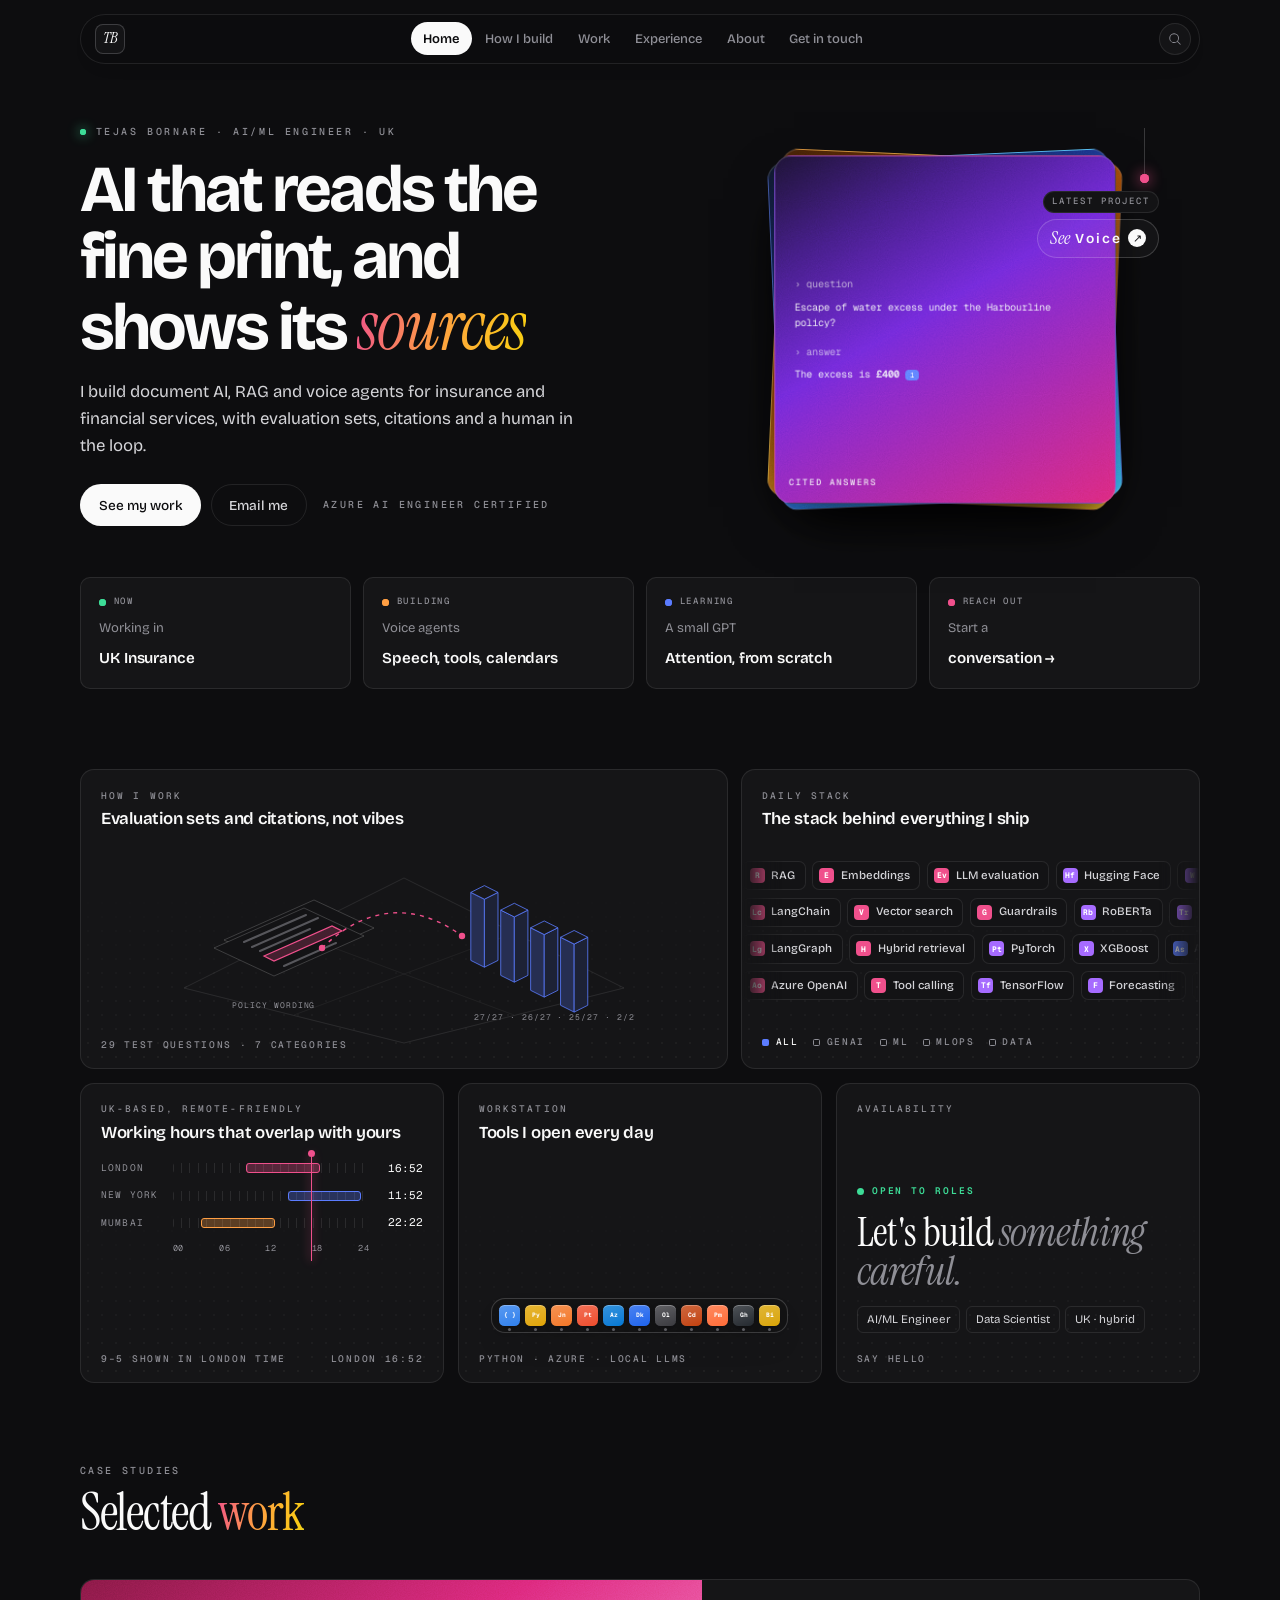
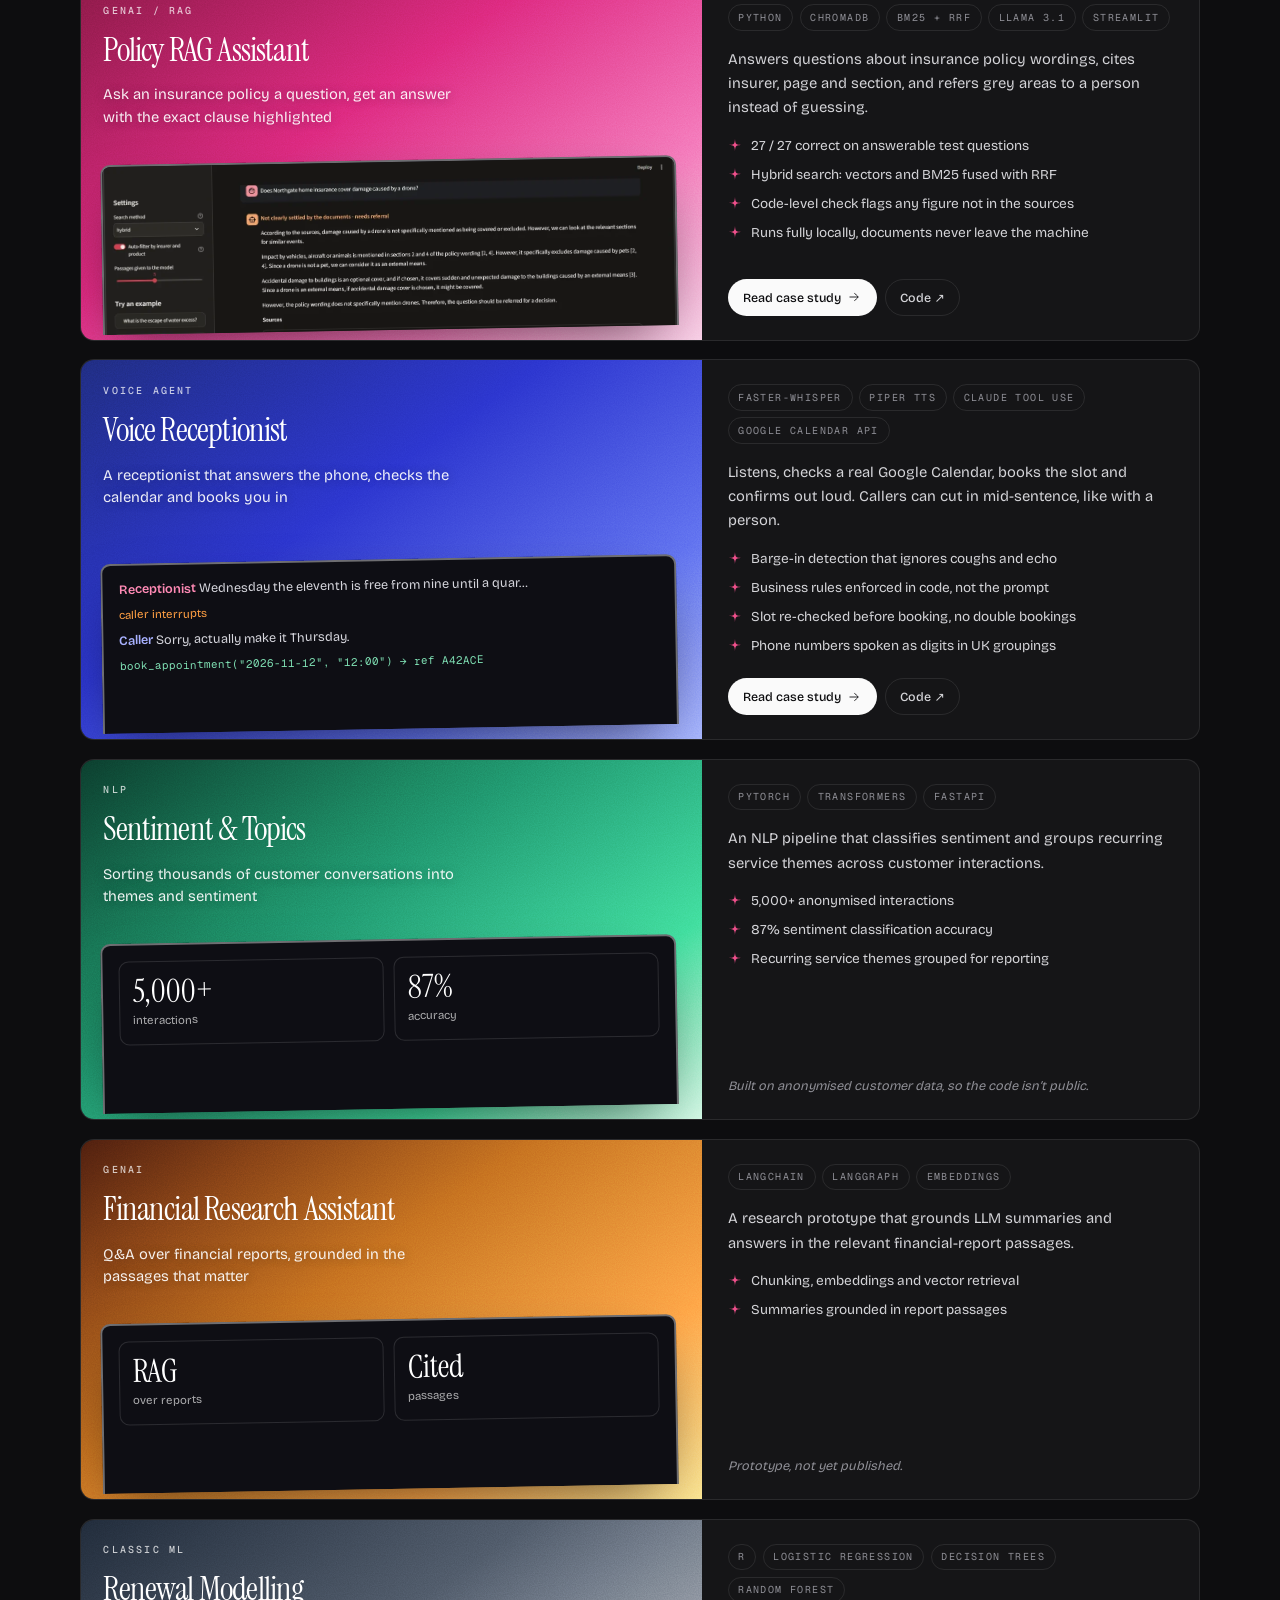
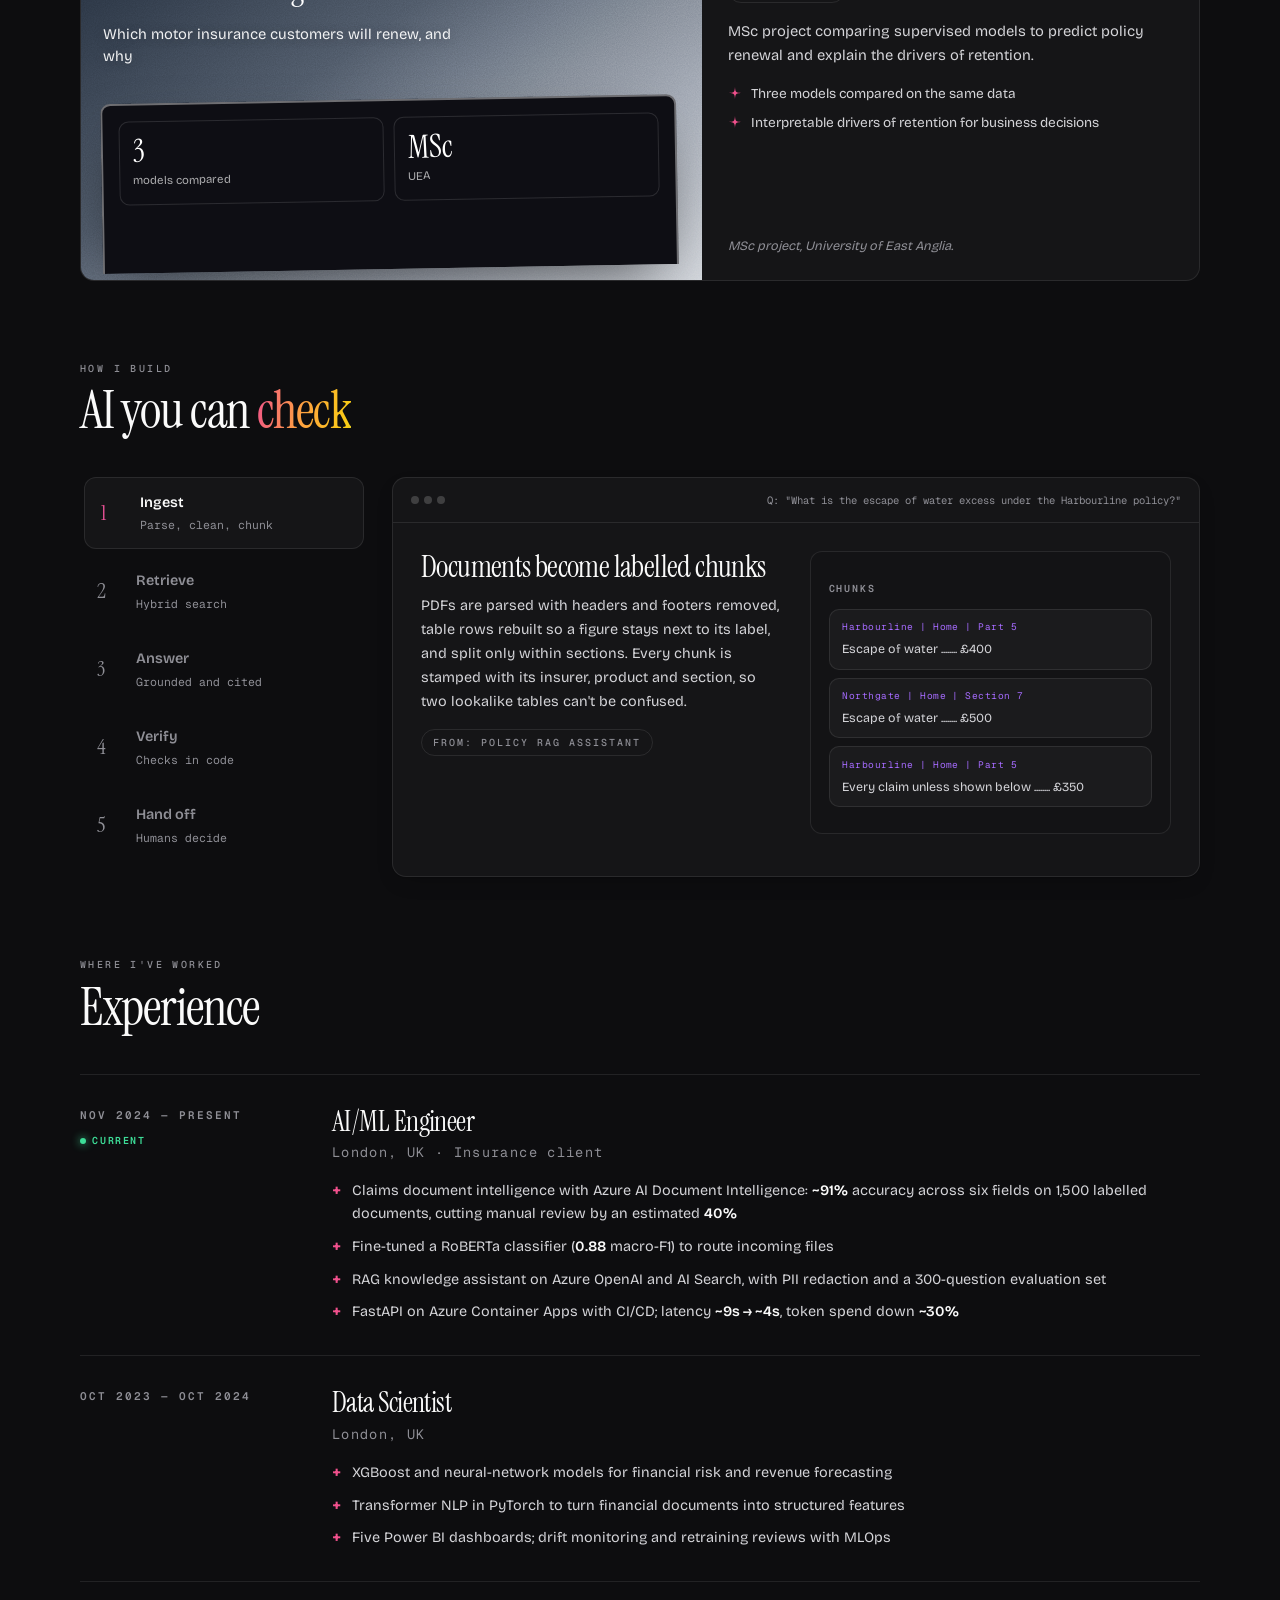
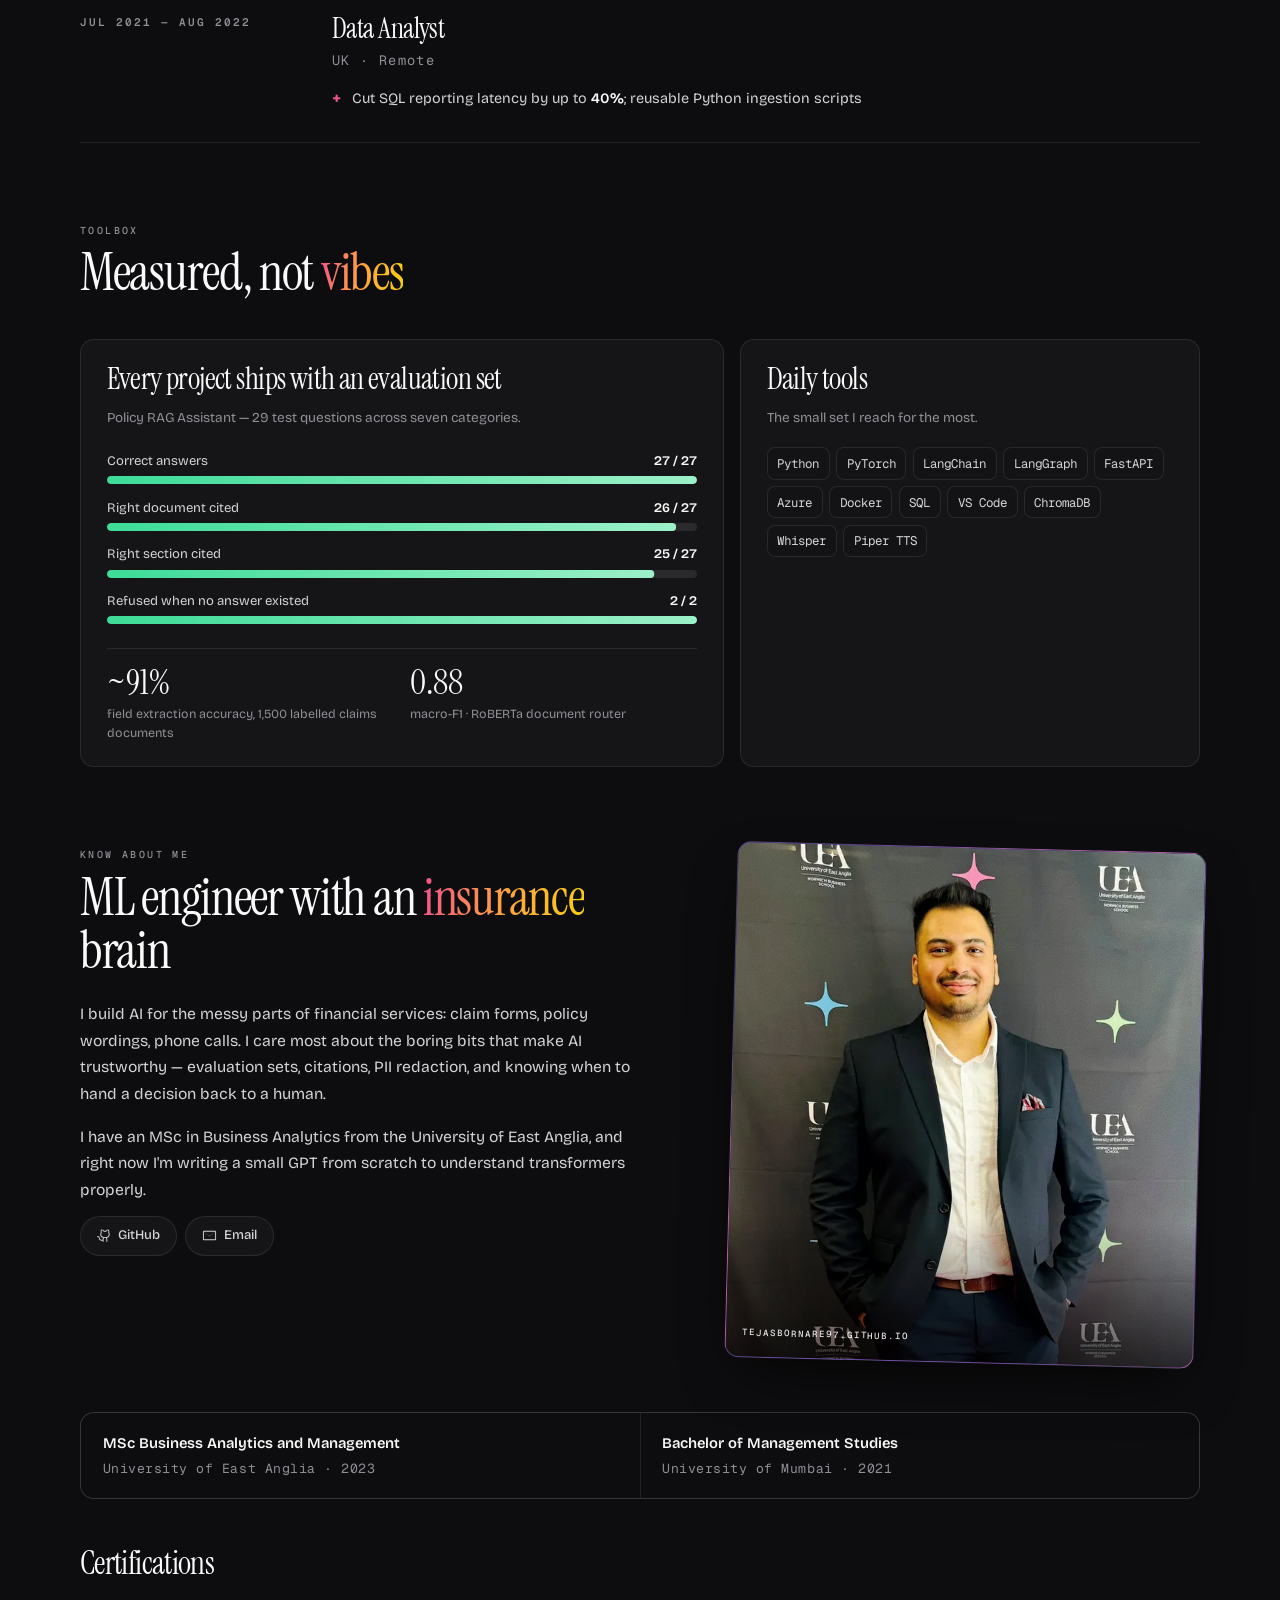
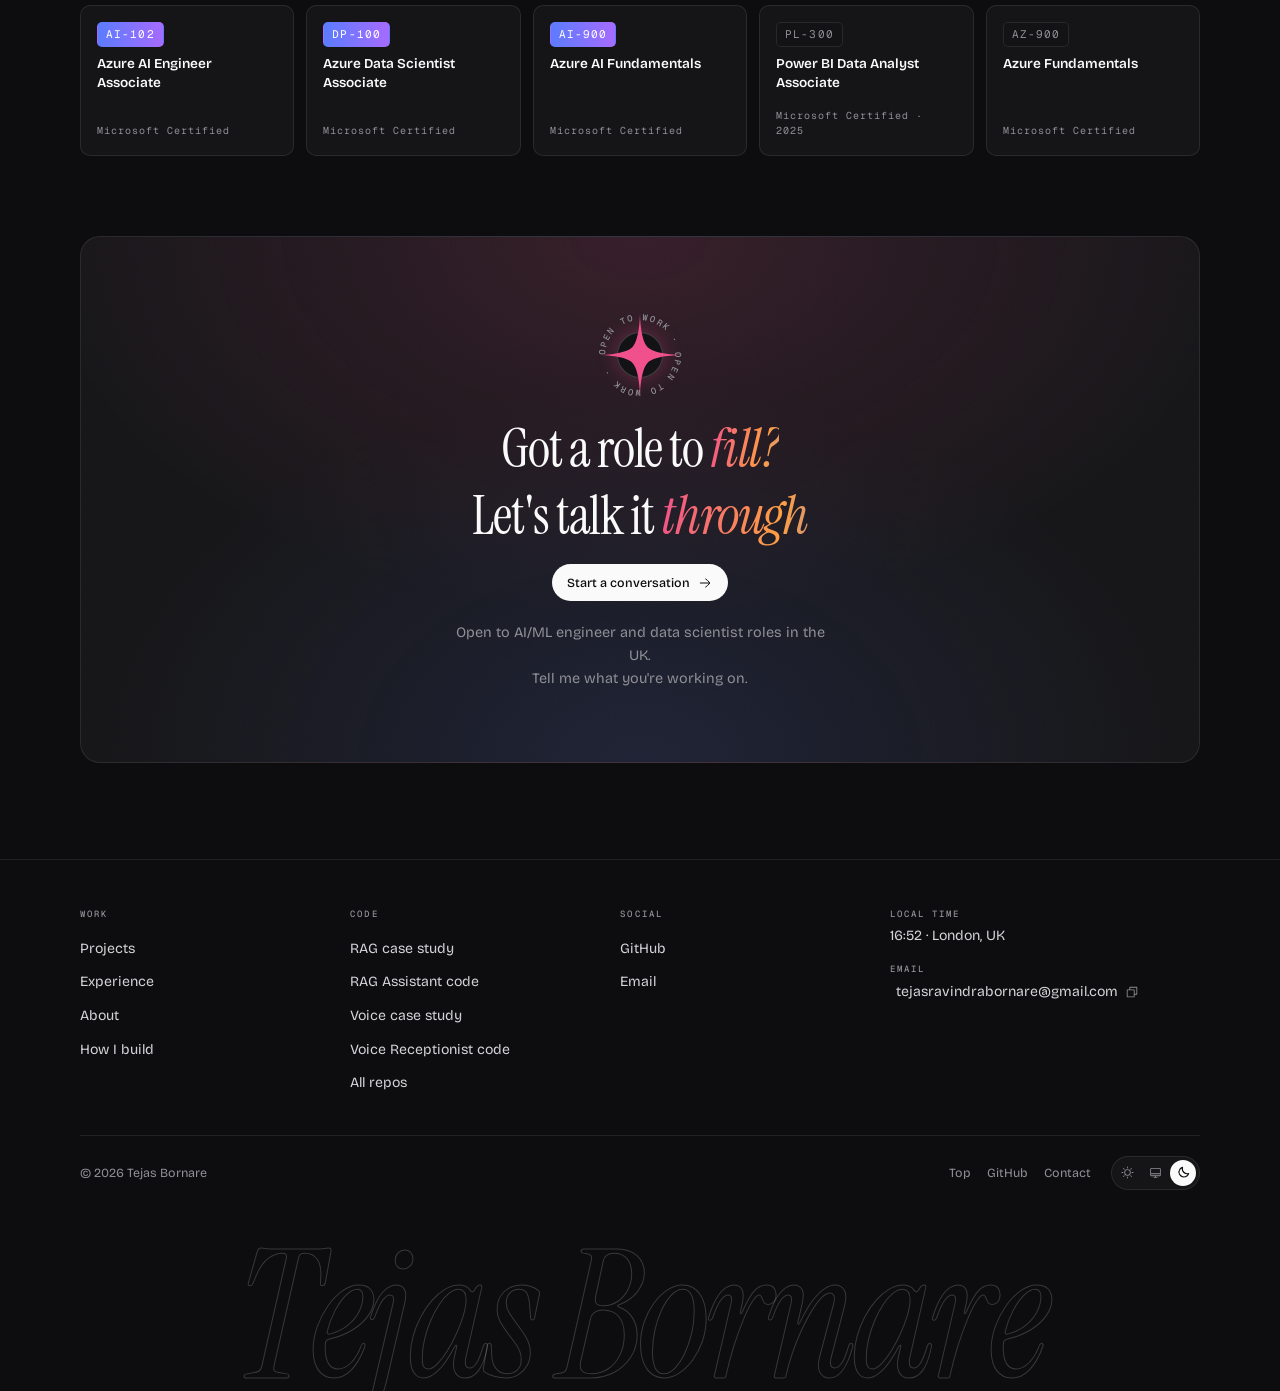
<file: index.html>
<!DOCTYPE html>
<html lang="en-GB" data-theme="dark">
<head>
<meta charset="utf-8" />
<meta name="viewport" content="width=device-width, initial-scale=1, viewport-fit=cover" />
<title>Tejas Bornare — AI/ML Engineer, UK</title>
<meta name="description" content="AI/ML engineer in the UK. RAG, document intelligence and voice agents for insurance and financial services." />
<meta name="theme-color" content="#0d0d0f" media="(prefers-color-scheme: dark)" />
<meta name="theme-color" content="#f4f4f4" media="(prefers-color-scheme: light)" />
<meta name="color-scheme" content="dark light" />
<link rel="canonical" href="https://tejasbornare97.github.io/" />
<meta property="og:type" content="website" />
<meta property="og:url" content="https://tejasbornare97.github.io/" />
<meta property="og:title" content="Tejas Bornare, AI/ML Engineer, UK" />
<meta property="og:description" content="RAG, document intelligence and voice agents for insurance and financial services." />
<meta property="og:image" content="https://tejasbornare97.github.io/assets/app_answer.webp" />
<meta name="twitter:card" content="summary_large_image" />
<script type="application/ld+json">{"@context":"https://schema.org","@type":"Person","name":"Tejas Bornare","jobTitle":"AI/ML Engineer","address":{"@type":"PostalAddress","addressCountry":"GB"},"url":"https://tejasbornare97.github.io/","sameAs":["https://github.com/TejasBornare97"]}</script>
<link rel="icon" href="data:image/svg+xml,%3Csvg xmlns='http://www.w3.org/2000/svg' viewBox='0 0 32 32'%3E%3Crect width='32' height='32' rx='8' fill='%230d0d0f'/%3E%3Ctext x='16' y='22' font-family='Georgia' font-style='italic' font-size='15' text-anchor='middle' fill='%23E9E9EC'%3ETB%3C/text%3E%3C/svg%3E" />
<link rel="preconnect" href="https://fonts.googleapis.com" />
<link rel="preconnect" href="https://fonts.gstatic.com" crossorigin />
<link href="https://fonts.googleapis.com/css2?family=Bricolage+Grotesque:opsz,wght@12..96,200..800&family=Instrument+Serif:ital@0;1&family=Geist+Mono:wght@100..900&display=swap" rel="stylesheet" />

<script>
(function () {
  try {
    var t = localStorage.getItem('tb-theme') || 'dark';
    if (t === 'system') t = matchMedia('(prefers-color-scheme: dark)').matches ? 'dark' : 'light';
    document.documentElement.dataset.theme = t;
  } catch (e) {}
})();
</script>

<style>
/* ============================================================
   TOKENS
   ============================================================ */
:root{
  --font-bricolage:"Bricolage Grotesque","Bricolage Grotesque Fallback",system-ui,sans-serif;
  --font-instrument-serif:"Instrument Serif","Instrument Serif Fallback",Georgia,serif;
  --font-geist-mono:"Geist Mono","Geist Mono Fallback",ui-monospace,monospace;

  --container:1120px;
  --radius:14px;
  --radius-sm:10px;
  --ease:cubic-bezier(.22,1,.36,1);
  --ease-spring:cubic-bezier(.34,1.4,.64,1);
  --ease-out:cubic-bezier(.23,1,.32,1);

  --noise-grain:url("data:image/svg+xml;utf8,<svg xmlns='http://www.w3.org/2000/svg' width='120' height='120'><filter id='g'><feTurbulence type='fractalNoise' baseFrequency='1.1' numOctaves='2' stitchTiles='stitch'/><feColorMatrix values='0 0 0 0 0.45 0 0 0 0 0.4 0 0 0 0 0.35 0 0 0 0.22 0'/></filter><rect width='100%' height='100%' filter='url(%23g)'/></svg>");
  --noise-mask:url("data:image/svg+xml;utf8,<svg xmlns='http://www.w3.org/2000/svg' width='160' height='160'><filter id='n'><feTurbulence type='fractalNoise' baseFrequency='0.9' numOctaves='2' stitchTiles='stitch'/><feColorMatrix values='0 0 0 0 0.5 0 0 0 0 0.5 0 0 0 0 0.5 0 0 0 0.9 0'/></filter><rect width='100%' height='100%' filter='url(%23n)'/></svg>");

  --pink:#F0508C;
  --blue:#5B7CFF;
  --violet:#A66BFF;
  --green:#3DDC97;
  --amber:#FF9F43;
  --yellow:#FACC15;
}
[data-theme="dark"]{
  --bg:#0d0d0f; --bg-soft:#131315; --bg-elevated:#18181b;
  --fg:#fafafa; --fg-dim:#d4d4d8; --muted:#8f8f96;
  --card:rgba(255,255,255,.035); --card-hover:rgba(255,255,255,.065);
  --border:rgba(255,255,255,.09); --border-strong:rgba(255,255,255,.18);
  --shadow:0 24px 60px -20px rgba(0,0,0,.8);
  --shadow-card:0 1px 2px rgba(0,0,0,.2),0 8px 24px -12px rgba(0,0,0,.4);
  --chip:rgba(255,255,255,.06);
  --paper:#1a1a1d;
  --highlight-glow:rgba(240,80,140,.22);
}
[data-theme="light"]{
  --bg:#f4f4f4; --bg-soft:#ffffff; --bg-elevated:#ffffff;
  --fg:#171717; --fg-dim:#1a1a1a; --muted:#5c5c63;
  --card:rgba(0,0,0,.028); --card-hover:#ffffff;
  --border:rgba(0,0,0,.09); --border-strong:rgba(0,0,0,.16);
  --shadow:0 24px 60px -24px rgba(0,0,0,.22);
  --shadow-card:0 1px 2px rgba(0,0,0,.05),0 8px 24px -12px rgba(0,0,0,.1);
  --chip:rgba(0,0,0,.05);
  --paper:#fbfaf5;
  --highlight-glow:rgba(240,80,140,.16);
}

/* ============================================================
   RESET & SHARED
   ============================================================ */
*,*::before,*::after{box-sizing:border-box}
html{-webkit-text-size-adjust:100%;scroll-behavior:smooth}
body{
  margin:0;font-family:var(--font-bricolage);background:var(--bg);color:var(--fg);
  line-height:1.55;-webkit-font-smoothing:antialiased;-moz-osx-font-smoothing:grayscale;
  transition:background-color .5s var(--ease),color .5s var(--ease);
  overflow-x:hidden;font-optical-sizing:auto;font-variation-settings:"opsz" 14;
}
h1,h2,h3,h4,p,ul,ol,dl,dd,figure,blockquote{margin:0}
section:focus,main:focus{outline:none}
ul,ol{padding:0;list-style:none}
a{color:inherit;text-decoration:none}
img,svg{display:block;max-width:100%}
button{font:inherit;color:inherit;background:none;border:0;cursor:pointer;font-family:inherit}
::selection{background:var(--pink);color:#fff}
:focus-visible{outline:2px solid var(--pink);outline-offset:3px;border-radius:6px}
.sr-only{position:absolute;width:1px;height:1px;padding:0;margin:-1px;overflow:hidden;clip:rect(0 0 0 0);white-space:nowrap;border:0}
.skip-link{position:absolute;left:1rem;top:-100px;padding:.5rem 1rem;background:var(--fg);color:var(--bg);border-radius:6px;z-index:1000;font-size:.85rem;transition:top .2s}
.skip-link:focus{top:1rem}

.container{width:min(var(--container),100% - 2.5rem);margin-inline:auto}
.eyebrow{font-family:var(--font-geist-mono);font-size:10px;letter-spacing:.24em;text-transform:uppercase;color:var(--muted);font-weight:500}
.gradient-text{
  background:linear-gradient(100deg,var(--pink),var(--amber),var(--yellow),var(--green),var(--blue),var(--violet),var(--pink));
  background-size:300% 100%;-webkit-background-clip:text;background-clip:text;color:transparent;
  animation:gradient-x 9s linear infinite;
}
.section{position:relative;padding:5rem 0 0}
.section-head{margin-bottom:2.5rem;max-width:640px}
.section-head h2{font-family:var(--font-instrument-serif);font-weight:400;font-size:clamp(2rem,4.5vw,3.25rem);line-height:1.02;letter-spacing:-.025em;margin-top:.5rem}

/* ============================================================
   ANIMATIONS
   ============================================================ */
@keyframes gradient-x{to{background-position:300% 0}}
@keyframes rise-in{from{opacity:0;translate:0 22px}to{opacity:1;translate:0 0}}
@keyframes grow{from{transform:scaleX(0)}}
@keyframes ping{75%,100%{transform:scale(2.4);opacity:0}}
@keyframes float{0%,100%{translate:0 0}50%{translate:0 -8px}}
@keyframes spin{to{transform:rotate(360deg)}}
@keyframes spin-slow{to{transform:rotate(360deg)}}
@keyframes pulse-glow{50%{opacity:.4}}
@keyframes marquee{to{transform:translateX(-50%)}}
@keyframes wv{50%{transform:scaleY(.4)}}
@keyframes leader-in{from{transform:scaleY(0);transform-origin:bottom}to{transform:scaleY(1);transform-origin:bottom}}
@keyframes dot-in{from{opacity:0;transform:scale(.3)}to{opacity:1;transform:scale(1)}}
@keyframes key-tap{0%,100%{transform:translateY(0)}30%{transform:translateY(3px) scale(.94)}}
@keyframes shine{from{transform:translateX(-140%) skewX(-15deg)}to{transform:translateX(240%) skewX(-15deg)}}
@keyframes mask-sweep{from{-webkit-mask-size:0% 100%;mask-size:0% 100%}to{-webkit-mask-size:200% 100%;mask-size:200% 100%}}
@keyframes note-swing{0%,100%{transform:rotate(0)}40%{transform:rotate(1.5deg)}80%{transform:rotate(-.8deg)}}
@keyframes note-peel{0%,100%{transform:rotate(0) translateY(0)}50%{transform:rotate(-1deg) translateY(-2px)}}

.rise{opacity:0;animation:rise-in .8s var(--ease) forwards;animation-delay:calc(var(--i,0)*90ms)}
.reveal{opacity:0;transform:translateY(20px);transition:opacity .8s var(--ease),transform .8s var(--ease);transition-delay:calc(var(--i,0)*80ms)}
.reveal.in{opacity:1;transform:none}

/* ============================================================
   HEADER
   ============================================================ */
.site-header{
  position:sticky;top:.9rem;z-index:100;padding:0 .75rem;margin-bottom:.5rem;
}
.nav-wrap{
  display:flex;align-items:center;justify-content:space-between;gap:.5rem;
  max-width:var(--container);margin-inline:auto;
  padding:.4rem .5rem .4rem .75rem;
  background:color-mix(in srgb,var(--bg) 82%,transparent);
  backdrop-filter:blur(18px) saturate(1.4);-webkit-backdrop-filter:blur(18px) saturate(1.4);
  border:1px solid var(--border);border-radius:999px;
  box-shadow:0 1px 2px rgba(0,0,0,.05),0 8px 24px -16px rgba(0,0,0,.2);
  transition:border-color .3s,box-shadow .3s;
}
.logo{display:inline-flex;align-items:center;padding:.15rem}
.logo-mark{
  width:30px;height:30px;border-radius:8px;display:grid;place-items:center;
  border:1px solid var(--border-strong);background:var(--card);
  font-family:var(--font-instrument-serif);font-style:italic;font-size:16px;color:var(--fg);
  transition:background .25s,border-color .25s,transform .3s var(--ease-spring);
}
.logo:hover .logo-mark{background:var(--card-hover);border-color:var(--fg);transform:rotate(-4deg) scale(1.05)}

.nav-pill{display:flex;align-items:center;gap:.05rem}
.nav-pill a{
  display:inline-block;padding:.4rem .75rem;border-radius:999px;
  font-size:.815rem;font-weight:500;color:var(--muted);
  transition:background-color .25s,color .25s;white-space:nowrap;position:relative;
}
.nav-pill a:hover{background:var(--chip);color:var(--fg)}
.nav-pill a[aria-current="page"]{background:var(--fg);color:var(--bg);font-weight:600}

.search-btn{
  width:32px;height:32px;display:grid;place-items:center;
  border:1px solid var(--border);border-radius:999px;background:var(--card);
  color:var(--muted);transition:all .25s var(--ease);flex:none;
}
.search-btn:hover{color:var(--fg);border-color:var(--border-strong);transform:translateY(-1px)}
.search-btn svg{width:14px;height:14px;fill:currentColor}
.menu-btn{display:none;width:32px;height:32px;border-radius:999px;border:1px solid var(--border);background:var(--card);place-items:center;color:var(--fg)}

@media (max-width:960px){
  .nav-pill{position:fixed;inset:64px 1rem auto 1rem;flex-direction:column;align-items:stretch;border-radius:16px;padding:.5rem;box-shadow:var(--shadow);display:none;background:var(--bg-soft);border:1px solid var(--border-strong)}
  .nav-pill.open{display:flex}
  .nav-pill a{padding:.7rem 1rem;border-radius:10px}
  .menu-btn{display:grid}
}

/* ============================================================
   HERO
   ============================================================ */
.hero{padding:4rem 0 0}
.hero-grid{display:grid;grid-template-columns:minmax(0,1.05fr) minmax(0,.95fr);gap:clamp(2rem,5vw,4.5rem);align-items:center}
.hero-kicker{font-family:var(--font-geist-mono);font-size:10px;letter-spacing:.26em;text-transform:uppercase;color:var(--muted);display:flex;align-items:center;gap:.6rem;margin-bottom:1.1rem;font-weight:500}
.hero-kicker .live{position:relative;width:6px;height:6px;border-radius:999px;background:var(--green);box-shadow:0 0 12px var(--green)}
.hero-kicker .live::after{content:"";position:absolute;inset:0;border-radius:999px;background:var(--green);animation:ping 2s cubic-bezier(0,0,.2,1) infinite}

.hero h1{
  font-size:clamp(2.2rem,5.4vw,4.1rem);line-height:1.02;letter-spacing:-.045em;
  font-weight:700;max-width:15ch;font-variation-settings:"opsz" 48;
}
.hero h1 .accent{font-family:var(--font-instrument-serif);font-style:italic;font-weight:400;letter-spacing:-.02em;font-size:1.05em}
.hero-lede{margin-top:1.1rem;font-size:1.05rem;line-height:1.6;color:var(--fg-dim);max-width:46ch}
.hero-ctas{display:flex;flex-wrap:wrap;align-items:center;gap:.6rem;margin-top:1.5rem}
.hero-ctas .btn{font-size:.85rem;padding:.6rem 1.1rem}
.hero-sub{margin-left:.4rem;font-family:var(--font-geist-mono);font-size:10px;letter-spacing:.24em;text-transform:uppercase;color:var(--muted);font-weight:500}

/* Hero card stack */
.hero-photo-wrap{position:relative;width:100%;max-width:420px;margin-inline:auto;padding:28px 28px 20px 40px}
.stack{position:relative;aspect-ratio:1/1.02;width:100%;perspective:1200px}
.stack-card{
  position:absolute;inset:0;border-radius:18px;overflow:hidden;
  border:1px solid var(--border-strong);box-shadow:var(--shadow);
  transition:transform .6s var(--ease-out),box-shadow .4s var(--ease);
  animation:rise-in .9s var(--ease) both, float 6s ease-in-out infinite;
  animation-delay:calc(var(--i,0)*110ms + 150ms), calc(var(--i,0)*.5s);
  will-change:transform;
}
.stack-card::after{content:"";position:absolute;inset:0;background-image:var(--noise-mask);opacity:.5;mix-blend-mode:overlay;pointer-events:none}
.stack-card.c1{z-index:30;background:linear-gradient(150deg,#1C1233,#6d28d9 45%,#db2777 100%);--rot:0deg;transform:translateX(-10px) scale(.97)}
.stack-card.c2{z-index:20;background:linear-gradient(150deg,#0f172a,#1e40af 50%,#38bdf8 100%);--rot:-2.5deg;transform:translateX(-10px) scale(.97) rotate(-2.5deg)}
.stack-card.c3{z-index:10;background:linear-gradient(150deg,#422006,#b45309 45%,#fbbf24 100%);--rot:2.5deg;transform:translateX(-10px) scale(.97) rotate(2.5deg)}
.stack:hover .stack-card.c1{transform:translateX(-4px) scale(1) rotate(-1deg)}
.stack:hover .stack-card.c2{transform:translateX(-20px) scale(.98) rotate(-5deg)}
.stack:hover .stack-card.c3{transform:translateX(2px) scale(.98) rotate(5deg)}

.stack-card .label{position:absolute;left:.9rem;bottom:.85rem;font-family:var(--font-geist-mono);font-size:9px;letter-spacing:.22em;text-transform:uppercase;color:rgba(255,255,255,.85);font-weight:500}
.stack-card .mini{position:absolute;inset:0;padding:1.25rem;font-family:var(--font-geist-mono);font-size:.65rem;line-height:1.5;color:rgba(255,255,255,.85);display:flex;flex-direction:column;justify-content:center;gap:.5rem}
.stack-card .mini .wave{display:flex;align-items:center;gap:3px;height:48px;margin:.25rem 0}
.stack-card .mini .wave i{flex:1;background:linear-gradient(180deg,#fb7185,#f472b6);border-radius:2px;animation:wv 1.2s ease-in-out infinite}

/* Callout with leader */
.callout{position:absolute;top:6px;right:0;z-index:40;display:flex;flex-direction:column;align-items:flex-end}
.callout-leader{display:block;width:1px;height:46px;background:var(--border-strong);margin-right:14px;animation:leader-in .55s var(--ease) .7s both}
.callout-dot{position:relative;width:9px;height:9px;border-radius:50%;background:var(--pink);margin-right:10px;box-shadow:0 0 14px var(--pink);animation:dot-in .35s var(--ease) 1s both}
.callout-dot::after{content:"";position:absolute;inset:0;border-radius:50%;background:var(--pink);animation:ping 2.4s cubic-bezier(0,0,.2,1) 1.4s infinite}
.callout-body{display:flex;flex-direction:column;gap:6px;align-items:flex-end;margin-top:8px;animation:rise-in .6s var(--ease) 1.1s both}
.callout-badge{font-family:var(--font-geist-mono);font-size:9px;letter-spacing:.22em;text-transform:uppercase;color:var(--muted);padding:3px 8px;border:1px solid var(--border);border-radius:999px;background:var(--bg-soft);font-weight:500}
.callout-link{
  display:inline-flex;align-items:center;gap:2px;
  font-family:var(--font-instrument-serif);font-style:italic;font-size:1.12rem;color:var(--fg);
  padding:5px 12px;border:1px solid var(--border-strong);border-radius:999px;background:var(--card);
  transition:all .3s var(--ease-spring);
}
.callout-link:hover{background:var(--card-hover);border-color:var(--fg);transform:translateY(-2px) scale(1.02)}
.callout-link .key{display:inline-block;font-family:var(--font-bricolage);font-style:normal;font-weight:600;font-size:.86rem}
.callout-link:hover .key{animation:key-tap .4s var(--ease)}
.callout-link .key:nth-of-type(1){animation-delay:0ms}
.callout-link .key:nth-of-type(2){animation-delay:40ms}
.callout-link .key:nth-of-type(3){animation-delay:80ms}
.callout-link .key:nth-of-type(4){animation-delay:120ms}
.callout-link .key:nth-of-type(5){animation-delay:160ms}
.callout-arrow{
  margin-left:6px;width:18px;height:18px;border-radius:50%;display:grid;place-items:center;
  background:var(--fg);color:var(--bg);font-size:.7rem;font-style:normal;
  transition:transform .3s var(--ease-spring);
}
.callout-link:hover .callout-arrow{transform:rotate(45deg) scale(1.1)}

/* Status row */
.status-row{display:grid;grid-template-columns:repeat(4,minmax(0,1fr));gap:.75rem;margin-top:3rem}
.status{
  display:flex;flex-direction:column;gap:.55rem;padding:1.1rem 1.15rem;
  border-radius:var(--radius-sm);border:1px solid var(--border);background:var(--card);
  transition:all .35s var(--ease);animation:rise-in .7s var(--ease) both;
  animation-delay:calc(var(--i,0)*75ms + 400ms);
  position:relative;overflow:hidden;
}
.status::before{
  content:"";position:absolute;inset:0;pointer-events:none;
  background:radial-gradient(400px circle at var(--mx,50%) var(--my,50%),rgba(255,255,255,.06),transparent 40%);
  opacity:0;transition:opacity .3s;
}
.status:hover::before{opacity:1}
.status:hover{background:var(--card-hover);border-color:var(--border-strong);transform:translateY(-4px) scale(1.02);box-shadow:var(--shadow-card)}
.status-top{display:flex;align-items:center;gap:.45rem}
.dot{position:relative;width:7px;height:7px;border-radius:999px;flex:none}
.dot.green{background:var(--green)}.dot.orange{background:var(--amber)}.dot.sky{background:var(--blue)}.dot.rose{background:var(--pink)}
.dot::after{content:"";position:absolute;inset:0;border-radius:999px;background:inherit;animation:ping 2.2s cubic-bezier(0,0,.2,1) infinite;animation-delay:calc(var(--i,0)*.2s + 1s)}
.status-label{font-family:var(--font-geist-mono);font-size:9px;letter-spacing:.2em;text-transform:uppercase;color:var(--muted);font-weight:500}
.status-title{font-size:.82rem;color:var(--muted)}
.status-value{font-size:.95rem;font-weight:600;letter-spacing:-.01em}

@media (max-width:900px){
  .hero-grid{grid-template-columns:1fr}
  .hero-photo-wrap{max-width:340px;padding:0 24px 24px 32px}
  .status-row{grid-template-columns:repeat(2,minmax(0,1fr))}
}
@media (max-width:520px){.status-row{grid-template-columns:1fr}}

/* ============================================================
   BENTO
   ============================================================ */
.bento{display:grid;grid-template-columns:repeat(12,minmax(0,1fr));gap:.85rem}
.b-card{
  grid-column:span 4;min-height:300px;display:flex;flex-direction:column;
  background:var(--card);border:1px solid var(--border);border-radius:var(--radius);
  position:relative;overflow:hidden;isolation:isolate;
  transition:border-color .35s var(--ease),background-color .35s var(--ease);
}
.b-card.w7{grid-column:span 7}.b-card.w5{grid-column:span 5}
.b-card:hover{border-color:var(--border-strong);background:var(--card-hover)}
/* faint dot grid behind every card */
.b-card::after{
  content:"";position:absolute;inset:0;z-index:-1;pointer-events:none;opacity:.5;
  background-image:radial-gradient(var(--border) 1px,transparent 1.2px);background-size:14px 14px;
  -webkit-mask-image:linear-gradient(180deg,transparent 30%,#000);mask-image:linear-gradient(180deg,transparent 30%,#000);
}
/* cursor spotlight */
.b-card::before{
  content:"";position:absolute;inset:0;pointer-events:none;z-index:0;
  background:radial-gradient(420px circle at var(--mx,50%) var(--my,50%),var(--highlight-glow),transparent 45%);
  opacity:0;transition:opacity .4s;
}
.b-card:hover::before{opacity:1}
.b-head{position:relative;z-index:2;padding:1.15rem 1.25rem 0;display:flex;flex-direction:column;gap:.3rem}
.b-label{font-family:var(--font-geist-mono);font-size:9.5px;letter-spacing:.22em;text-transform:uppercase;color:var(--muted);font-weight:500;transition:color .3s}
.b-card:hover .b-label{color:var(--blue)}
.b-title{font-size:1.05rem;font-weight:600;letter-spacing:-.015em;line-height:1.3;max-width:30ch}
.b-art{flex:1;position:relative;z-index:1;min-height:150px}
.b-meta{
  position:relative;z-index:2;display:flex;align-items:center;justify-content:space-between;gap:.75rem;
  padding:.75rem 1.25rem .95rem;font-family:var(--font-geist-mono);font-size:9.5px;letter-spacing:.18em;
  text-transform:uppercase;color:var(--muted);font-weight:500;min-height:42px;
}
.b-go{
  position:absolute;right:.85rem;bottom:.7rem;z-index:3;width:32px;height:32px;display:grid;place-items:center;
  border-radius:999px;border:1px solid var(--border-strong);background:var(--bg-soft);color:var(--fg);
  opacity:0;translate:-6px 0;transition:opacity .3s var(--ease),translate .35s var(--ease-spring);
}
.b-card:hover .b-go,.b-card:focus-visible .b-go{opacity:1;translate:0 0}
.b-card:hover .b-meta .hide-on-hover{opacity:0}
.b-meta .hide-on-hover{transition:opacity .2s}

/* --- Card 1: evaluation illustration --- */
.eval-art{position:absolute;inset:0;display:grid;place-items:center;padding:.5rem 1rem 0}
.eval-art svg{width:100%;max-width:520px;height:100%;overflow:visible}
.eval-art .ln{fill:none;stroke:var(--border-strong);stroke-width:1}
.eval-art .sheet{fill:var(--bg-soft);stroke:var(--border-strong);stroke-width:1}
.eval-art .txt{stroke:var(--muted);stroke-width:2;stroke-linecap:round;opacity:.55}
.eval-art .hl{fill:color-mix(in srgb,var(--pink) 22%,transparent);stroke:var(--pink);stroke-width:1.2}
.eval-art .bar-top{fill:var(--bg-elevated);stroke:var(--blue);stroke-width:1.2}
.eval-art .bar-side{fill:color-mix(in srgb,var(--blue) 14%,var(--bg-soft));stroke:var(--blue);stroke-width:1.2}
.eval-art .bar-front{fill:color-mix(in srgb,var(--blue) 26%,var(--bg-soft));stroke:var(--blue);stroke-width:1.2}
.eval-art .bar{transform-box:fill-box;transform-origin:bottom;transform:scaleY(.05);transition:transform 1.1s var(--ease-spring)}
.eval-art.go .bar{transform:scaleY(1)}
.eval-art.go g:nth-child(2)>.bar{transition-delay:.12s}.eval-art.go g:nth-child(3)>.bar{transition-delay:.24s}.eval-art.go g:nth-child(4)>.bar{transition-delay:.36s}
.eval-art .cite-path{fill:none;stroke:var(--pink);stroke-width:1.4;stroke-dasharray:4 5;animation:dash 1.6s linear infinite}
.eval-art .cite-dot{fill:var(--pink)}
.eval-art .lbl{font-family:var(--font-geist-mono);font-size:8px;letter-spacing:.12em;fill:var(--muted)}
.b-card:hover .eval-art svg{translate:0 -4px}
.eval-art svg{transition:translate .6s var(--ease)}
@keyframes dash{to{stroke-dashoffset:-18}}

/* --- Card 2: skills marquee --- */
.marquee-wrap{
  position:relative;z-index:2;flex:1;display:flex;flex-direction:column;justify-content:center;gap:.45rem;overflow:hidden;padding:.9rem 0 .2rem;
  -webkit-mask-image:linear-gradient(90deg,transparent,#000 9%,#000 91%,transparent);mask-image:linear-gradient(90deg,transparent,#000 9%,#000 91%,transparent);
}
.marquee{overflow:hidden}
.marquee-track{display:flex;gap:.4rem;width:max-content;animation:marquee var(--dur,60s) linear infinite}
.marquee.reverse .marquee-track{animation-direction:reverse}
.marquee-wrap:hover .marquee-track{animation-play-state:paused}
.chip{
  display:inline-flex;align-items:center;gap:.4rem;padding:.3rem .6rem .3rem .4rem;border-radius:7px;
  border:1px solid var(--border);background:var(--bg-soft);font-size:.72rem;font-weight:500;color:var(--fg-dim);white-space:nowrap;
  transition:opacity .35s var(--ease),border-color .25s,color .25s;
}
.chip i{width:15px;height:15px;border-radius:4px;display:grid;place-items:center;font-style:normal;font-family:var(--font-geist-mono);font-size:8px;font-weight:700;color:#fff;background:var(--chip-color)}
.chip:hover{border-color:var(--border-strong);color:var(--fg)}
.chip.dim{opacity:.18}
.legend{display:flex;flex-wrap:wrap;gap:.2rem .9rem}
.legend button{display:inline-flex;align-items:center;gap:.4rem;font-family:var(--font-geist-mono);font-size:9.5px;letter-spacing:.18em;text-transform:uppercase;color:var(--muted);font-weight:500;padding:.2rem 0;transition:color .2s}
.legend button::before{content:"";width:7px;height:7px;border:1px solid currentColor;border-radius:1.5px;transition:background .2s}
.legend button:hover{color:var(--fg)}
.legend button[aria-pressed="true"]{color:var(--fg)}
.legend button[aria-pressed="true"]::before{background:var(--blue);border-color:var(--blue)}

/* --- Card 3: working-hours overlap --- */
.hours{position:relative;z-index:2;padding:1rem 1.25rem .4rem;display:flex;flex-direction:column;gap:.65rem}
.hrow{display:grid;grid-template-columns:62px 1fr 44px;align-items:center;gap:.6rem;font-family:var(--font-geist-mono);font-size:9.5px;letter-spacing:.12em;text-transform:uppercase;color:var(--muted)}
.hrow .t{text-align:right;color:var(--fg);font-variant-numeric:tabular-nums;letter-spacing:0;font-size:11px}
.htrack{position:relative;height:10px;border-radius:3px;background:repeating-linear-gradient(90deg,var(--border) 0 1px,transparent 1px calc(100%/24))}
.hblock{position:absolute;top:0;bottom:0;border-radius:3px;background:color-mix(in srgb,var(--c) 30%,transparent);border:1px solid var(--c);transform-origin:left;transform:scaleX(0);transition:transform .9s var(--ease)}
.hours.go .hblock{transform:scaleX(1)}
.hours.go .hrow:nth-child(2) .hblock{transition-delay:.12s}.hours.go .hrow:nth-child(3) .hblock{transition-delay:.24s}
.hnow{position:absolute;top:.6rem;bottom:0;width:1px;background:var(--pink);box-shadow:0 0 10px var(--pink);left:0;pointer-events:none}
.hnow::before{content:"";position:absolute;top:-3px;left:-3px;width:7px;height:7px;border-radius:50%;background:var(--pink)}
.hours-axis{display:grid;grid-template-columns:62px 1fr 44px;gap:.6rem;font-family:var(--font-geist-mono);font-size:8.5px;color:var(--muted);letter-spacing:.1em}
.hours-axis div{display:flex;justify-content:space-between}
.zone-tabs{display:flex;gap:.9rem}

/* --- Card 4: dock --- */
.dock-wrap{position:relative;z-index:2;flex:1;display:flex;align-items:flex-end;justify-content:center;padding:2.6rem .75rem .4rem;min-height:150px}
.dock{display:flex;align-items:flex-end;gap:5px;padding:6px 7px;border-radius:14px;border:1px solid var(--border-strong);background:color-mix(in srgb,var(--bg-soft) 75%,transparent);box-shadow:0 14px 30px -16px rgba(0,0,0,.55);max-width:100%}
.app{
  --s:34px;width:var(--s);height:var(--s);flex:none;border-radius:calc(var(--s)*.26);display:grid;place-items:center;position:relative;
  font-family:var(--font-geist-mono);font-weight:700;font-size:calc(var(--s)*.3);color:#fff;letter-spacing:-.02em;
  box-shadow:0 4px 10px -4px rgba(0,0,0,.5),inset 0 1px 0 rgba(255,255,255,.28);transition:width .12s,height .12s;
}
.app::after{content:"";position:absolute;bottom:-5px;left:50%;width:3px;height:3px;margin-left:-1.5px;border-radius:50%;background:var(--muted);opacity:.6}
.dock-tip{
  position:absolute;z-index:4;top:0;left:0;padding:.22rem .5rem;border-radius:6px;border:1px solid var(--border-strong);background:var(--bg-elevated);
  font-family:var(--font-geist-mono);font-size:10px;color:var(--fg);white-space:nowrap;pointer-events:none;
  opacity:0;translate:-50% 4px;transition:opacity .15s,translate .2s var(--ease)
}
.dock-tip.on{opacity:1;translate:-50% 0}

/* --- Card 5: availability --- */
.avail-body{position:relative;z-index:2;flex:1;display:flex;flex-direction:column;justify-content:flex-end;gap:.9rem;padding:0 1.25rem .4rem}
.avail-stat{display:inline-flex;align-items:center;gap:.5rem;font-family:var(--font-geist-mono);font-size:9.5px;letter-spacing:.2em;text-transform:uppercase;color:var(--green);font-weight:600}
.avail-stat::before{content:"";width:7px;height:7px;border-radius:50%;background:var(--green);box-shadow:0 0 0 0 color-mix(in srgb,var(--green) 60%,transparent);animation:ring 2s infinite}
@keyframes ring{70%{box-shadow:0 0 0 8px transparent}100%{box-shadow:0 0 0 0 transparent}}
.avail-big{font-family:var(--font-instrument-serif);font-size:clamp(2.2rem,3.2vw,2.8rem);line-height:.95;letter-spacing:-.02em}
.avail-big em{font-style:italic;color:var(--muted)}
.avail-roles{display:flex;flex-wrap:wrap;gap:.35rem}
.avail-roles span{font-size:.72rem;padding:.25rem .55rem;border-radius:6px;border:1px solid var(--border);color:var(--fg-dim)}

@media (max-width:1020px){.b-card,.b-card.w7,.b-card.w5{grid-column:span 6}.b-card.full-md{grid-column:span 12}}
@media (max-width:640px){.bento{grid-template-columns:1fr}.b-card,.b-card.w7,.b-card.w5,.b-card.full-md{grid-column:auto}}

/* ============================================================
   PROJECTS
   ============================================================ */
.projects{display:flex;flex-direction:column;gap:1.15rem}
.project{
  display:grid;grid-template-columns:minmax(0,1.25fr) minmax(0,1fr);
  border:1px solid var(--border);border-radius:var(--radius);overflow:hidden;background:var(--card);
  transition:border-color .4s var(--ease),background-color .4s var(--ease);
  transform-style:preserve-3d;
}
.project:hover{border-color:var(--border-strong);background:var(--card-hover)}
.project-visual{
  position:relative;min-height:340px;display:flex;flex-direction:column;justify-content:space-between;
  padding:1.4rem;color:#fff;isolation:isolate;overflow:hidden;perspective:1200px;
}
.has-page .project-visual{cursor:none}
.pv-kicker{font-family:var(--font-geist-mono);font-size:10px;letter-spacing:.22em;text-transform:uppercase;color:rgba(255,255,255,.75);margin-bottom:.4rem;font-weight:500}
.project-visual::before{content:"";position:absolute;inset:0;z-index:-2;background:var(--grad)}
.project-visual::after{content:"";position:absolute;inset:0;z-index:-1;background-image:var(--noise-mask);opacity:.45;mix-blend-mode:overlay}
.project-visual h3{font-family:var(--font-instrument-serif);font-size:clamp(1.5rem,2.8vw,2.05rem);letter-spacing:-.025em;font-weight:400}
.project-visual .tagline{font-size:.92rem;max-width:36ch;color:rgba(255,255,255,.92);text-shadow:0 1px 12px rgba(0,0,0,.3);margin-top:.5rem;line-height:1.5}
.project-visual .screenshot{
  margin-top:1.25rem;border-radius:10px 10px 0 0;border:2px solid rgba(255,255,255,.4);border-bottom:0;
  background:#0E0E14;height:170px;
  box-shadow:0 24px 60px -20px rgba(0,0,0,.6);
  transform-origin:bottom center;transform:translateY(12px) rotate(-1deg);
  transition:transform .8s var(--ease-out),box-shadow .5s var(--ease);position:relative;overflow:hidden;
}
.project:hover .project-visual .screenshot{
  transform:perspective(1200px) rotateX(8deg) translateY(-12px) rotate(2deg) scale(1.05);
  box-shadow:0 30px 80px -25px rgba(0,0,0,.7);
}
.project-visual .screenshot img{width:100%;height:auto;display:block}
.transcript{padding:.9rem 1rem;font-size:.8rem;line-height:1.5;color:#D5D5DC}
.transcript p{margin:0 0 .45rem}
.transcript b{color:#ff8ab5;font-weight:600}
.transcript .c b{color:#a8b1ff}
.transcript .cut{color:var(--amber);font-size:.72rem}
.transcript code{display:block;font-family:var(--font-geist-mono);font-size:.68rem;color:#7FE0B4}
.statbox{display:grid;grid-template-columns:1fr 1fr;gap:.6rem;padding:1rem}
.statbox div{border:1px solid rgba(255,255,255,.12);border-radius:10px;padding:.8rem}
.statbox strong{display:block;font-family:var(--font-instrument-serif);font-weight:400;font-size:2rem;line-height:1;color:#fff}
.statbox span{font-size:.72rem;color:rgba(255,255,255,.65)}
.proj-note{font-size:.8rem;color:var(--muted);margin-top:auto;padding-top:.35rem;font-style:italic}
.project-info{padding:1.5rem 1.6rem;display:flex;flex-direction:column;gap:1rem}
.project-info .kicker{font-family:var(--font-geist-mono);font-size:10px;letter-spacing:.22em;text-transform:uppercase;color:var(--muted);display:flex;align-items:center;gap:.5rem;font-weight:500}
.project-info .kicker .bar{width:24px;height:2px;border-radius:2px;background:var(--pink)}
.project-info h4{font-family:var(--font-instrument-serif);font-weight:400;font-size:clamp(1.6rem,2.4vw,2rem);line-height:1.05;letter-spacing:-.02em}
.project-info .tags{display:flex;flex-wrap:wrap;gap:.4rem}
.project-info .tags span{
  font-family:var(--font-geist-mono);font-size:10px;letter-spacing:.14em;text-transform:uppercase;
  padding:.28rem .6rem;border:1px solid var(--border);border-radius:999px;color:var(--muted);
  transition:all .25s;
}
.project:hover .project-info .tags span{border-color:var(--border-strong);color:var(--fg-dim)}
.project-info .desc{font-size:.92rem;color:var(--fg-dim);line-height:1.65}
.highlights{display:flex;flex-direction:column;gap:.55rem}
.highlights li{display:flex;gap:.55rem;align-items:flex-start;font-size:.85rem;color:var(--fg-dim);line-height:1.5}
.highlights .spark{color:var(--pink);flex:none;margin-top:2px;width:14px;height:14px}
.links{display:flex;gap:.5rem;flex-wrap:wrap;margin-top:auto;padding-top:.35rem}
.btn{
  position:relative;display:inline-flex;align-items:center;gap:.4rem;
  padding:.5rem .9rem;border-radius:999px;border:1px solid var(--border);
  font-size:.78rem;font-weight:500;color:var(--fg-dim);
  transition:all .3s var(--ease);overflow:hidden;font-family:var(--font-bricolage);
}
.btn:hover{background:var(--fg);color:var(--bg);border-color:transparent;transform:translateY(-2px)}
.btn.primary{background:var(--fg);color:var(--bg);border-color:transparent}
.btn.primary:hover{opacity:.9;transform:translateY(-2px) scale(1.02)}
.btn.primary::after{content:"";position:absolute;inset:0;background:linear-gradient(90deg,transparent,rgba(255,255,255,.45),transparent);transform:translateX(-140%) skewX(-15deg);pointer-events:none}
.btn.primary:hover::after{animation:shine .9s var(--ease)}

@media (max-width:860px){.project{grid-template-columns:1fr}.project-visual{min-height:240px;cursor:auto}}

/* Custom project cursor */
.project-cursor{
  position:fixed;top:0;left:0;z-index:200;pointer-events:none;
  width:92px;height:92px;border-radius:50%;display:grid;place-items:center;
  background:linear-gradient(to bottom,#fafafa,#d4d4d8);color:#171717;
  box-shadow:inset 0 1px 0 rgb(255 255 255),inset 0 -2px 3px rgba(0,0,0,.08),0 0 0 1px rgba(0,0,0,.08);
  transform:translate(-50%,-50%) scale(0);opacity:0;transition:transform .18s var(--ease-out),opacity .18s;
  will-change:transform;
}
.project-cursor.visible{transform:translate(-50%,-50%) scale(1);opacity:1}
.project-cursor.pressed{transform:translate(-50%,-50%) scale(.86)}
.project-cursor svg{position:absolute;inset:6px;width:calc(100% - 12px);height:calc(100% - 12px);animation:spin 12s linear infinite}
.project-cursor text{font-family:var(--font-geist-mono);font-size:9.5px;font-weight:600;letter-spacing:2px;fill:currentColor;text-transform:uppercase}
.project-cursor .eye{
  position:relative;z-index:2;width:44px;height:44px;border-radius:50%;
  background:#fff;display:grid;place-items:center;box-shadow:inset 0 -1px 0 rgba(0,0,0,.08);
  color:#171717;
}
.project-cursor .eye svg{position:static;animation:none;width:22px;height:22px;fill:currentColor}
@media (hover:none){.project-cursor{display:none}}

/* ============================================================
   PIPELINE
   ============================================================ */
.pipe{display:grid;grid-template-columns:280px 1fr;gap:2rem;align-items:start}
.steps{display:grid;gap:.4rem}
.steps button{
  width:100%;text-align:left;font:inherit;color:var(--muted);background:transparent;
  border:1px solid transparent;border-radius:12px;padding:.85rem 1rem;
  display:grid;grid-template-columns:28px 1fr;gap:.7rem;align-items:center;
  transition:all .3s var(--ease);font-family:var(--font-bricolage);
}
.steps button:hover{color:var(--fg);background:var(--card);transform:translateX(4px)}
.steps button[aria-selected="true"]{color:var(--fg);background:var(--card);border-color:var(--border);transform:translateX(4px)}
.steps .n{font-family:var(--font-instrument-serif);font-size:1.4rem;line-height:1;color:var(--muted)}
.steps button[aria-selected="true"] .n{background:linear-gradient(90deg,var(--pink),var(--violet));-webkit-background-clip:text;background-clip:text;color:transparent}
.steps strong{display:block;font-size:.9rem;font-weight:600}
.steps small{font-size:.72rem;color:var(--muted);display:block;margin-top:.15rem;font-family:var(--font-geist-mono)}

.stage{
  border:1px solid var(--border);border-radius:var(--radius);background:var(--card);
  overflow:hidden;min-height:400px;display:grid;grid-template-rows:auto 1fr;box-shadow:var(--shadow-card);
}
.stage-bar{
  display:flex;justify-content:space-between;align-items:center;gap:1rem;
  padding:.85rem 1.15rem;border-bottom:1px solid var(--border);
  font-family:var(--font-geist-mono);font-size:10.5px;color:var(--muted);
}
.stage-dots{display:flex;gap:5px}
.stage-dots i{width:8px;height:8px;border-radius:50%;background:var(--border-strong)}
.panel{display:none;padding:1.75rem;grid-template-columns:1fr 1fr;gap:1.75rem}
.panel.on{display:grid;animation:rise-in .5s var(--ease)}
.panel h3{font-family:var(--font-instrument-serif);font-weight:400;font-size:1.9rem;line-height:1.05;letter-spacing:-.02em}
.panel p{color:var(--fg-dim);font-size:.9rem;margin-top:.75rem;line-height:1.65}
.panel .from{
  display:inline-block;margin-top:1rem;font-family:var(--font-geist-mono);font-size:10px;
  letter-spacing:.2em;text-transform:uppercase;color:var(--muted);
  border:1px solid var(--border);border-radius:999px;padding:.3rem .7rem;font-weight:500;
}
.vis{background:var(--bg-soft);border:1px solid var(--border);border-radius:12px;padding:1.1rem;font-size:.8rem;align-self:start}
.vis .lbl{font-family:var(--font-geist-mono);font-size:10px;letter-spacing:.18em;color:var(--muted);font-weight:600;text-transform:uppercase;margin-bottom:.7rem}
.chunk{border:1px solid var(--border);border-radius:10px;padding:.65rem .8rem;margin-bottom:.5rem;color:var(--fg-dim);background:var(--card);font-size:.78rem;line-height:1.55}
.chunk .hdr{font-family:var(--font-geist-mono);font-size:9.5px;color:var(--violet);display:block;margin-bottom:.25rem;letter-spacing:.05em}
.rank{display:grid;grid-template-columns:1fr 60px;gap:.5rem;align-items:center;margin-bottom:.6rem;font-size:.75rem}
.rank .bar{height:6px;border-radius:4px;background:var(--border);overflow:hidden;grid-column:1/-1}
.rank .bar i{display:block;height:100%;border-radius:4px;background:linear-gradient(90deg,var(--blue),var(--violet));transform-origin:0;animation:grow .9s var(--ease) both}
.rank b{font-weight:500;color:var(--fg-dim);grid-column:1;font-size:.82rem}
.rank span{font-family:var(--font-geist-mono);font-size:10px;color:var(--muted);text-align:right}
.ans-bubble{border:1px solid var(--border);border-radius:14px 14px 14px 4px;padding:.8rem 1rem;color:var(--fg-dim);line-height:1.55;background:var(--card);font-size:.85rem}
.cite{display:inline-block;font-family:var(--font-geist-mono);font-size:9.5px;font-weight:600;color:#fff;background:var(--blue);border-radius:4px;padding:0 5px;margin-left:3px;vertical-align:1px}
.check{display:grid;grid-template-columns:20px 1fr;gap:.5rem;margin-bottom:.6rem;align-items:start;font-size:.8rem;color:var(--fg-dim)}
.check i{width:16px;height:16px;border-radius:50%;display:grid;place-items:center;font-style:normal;font-size:10px;font-weight:700;margin-top:1px}
.check .ok{background:color-mix(in srgb,var(--green) 20%,transparent);color:var(--green)}
.check .bad{background:color-mix(in srgb,var(--pink) 20%,transparent);color:var(--pink)}
.refer{border:1px dashed var(--amber);border-radius:12px;padding:.9rem 1rem;color:var(--fg-dim);background:color-mix(in srgb,var(--amber) 5%,transparent);font-size:.82rem;line-height:1.55}
.refer strong{color:var(--amber);display:block;font-family:var(--font-geist-mono);font-size:10px;letter-spacing:.16em;margin-bottom:.4rem}

@media (max-width:900px){
  .pipe{grid-template-columns:1fr}
  .steps{grid-template-columns:repeat(5,minmax(120px,1fr));overflow-x:auto;padding-bottom:.25rem}
  .steps button{grid-template-columns:1fr;gap:.3rem;padding:.7rem .8rem}
  .steps button:hover,.steps button[aria-selected="true"]{transform:translateY(-2px)}
  .steps small{display:none}
  .panel{grid-template-columns:1fr}
}

/* ============================================================
   EXPERIENCE
   ============================================================ */
.exp{border-top:1px solid var(--border)}
.job{display:grid;grid-template-columns:220px 1fr;gap:2rem;padding:2rem 0;border-bottom:1px solid var(--border)}
.job .when{font-family:var(--font-geist-mono);font-size:11px;letter-spacing:.18em;text-transform:uppercase;color:var(--muted);font-weight:600}
.job .now{display:inline-flex;align-items:center;gap:.4rem;margin-top:.6rem;font-family:var(--font-geist-mono);font-size:10px;color:var(--green);font-weight:600;letter-spacing:.16em;text-transform:uppercase}
.job .now::before{content:"";width:6px;height:6px;border-radius:50%;background:var(--green);box-shadow:0 0 8px var(--green);animation:pulse-glow 2s infinite}
.job h3{font-family:var(--font-instrument-serif);font-weight:400;font-size:1.75rem;line-height:1.1;letter-spacing:-.02em}
.job .where{color:var(--muted);font-size:.85rem;margin-top:.3rem;font-family:var(--font-geist-mono);letter-spacing:.1em}
.job ul{margin-top:1rem;display:flex;flex-direction:column;gap:.6rem}
.job li{display:block;position:relative;padding-left:1.25rem;font-size:.9rem;color:var(--fg-dim);line-height:1.6}
.job li::before{content:"+";position:absolute;left:0;top:-.05em;color:var(--pink);font-weight:700;font-size:1.1rem;line-height:1.45}
.job b{color:var(--fg);font-weight:600}
@media (max-width:860px){.job{grid-template-columns:1fr;gap:.5rem}}

/* ============================================================
   TOOLBOX
   ============================================================ */
.toolbox{display:grid;grid-template-columns:1.4fr 1fr;gap:1rem}
.tool-card{padding:1.5rem 1.6rem;border-radius:var(--radius);border:1px solid var(--border);background:var(--card);display:flex;flex-direction:column;gap:.7rem;transition:border-color .3s,background .3s}
.tool-card:hover{border-color:var(--border-strong);background:var(--card-hover)}
.tool-card h3{font-family:var(--font-instrument-serif);font-weight:400;font-size:1.85rem;line-height:1.05;letter-spacing:-.02em}
.tool-card p{color:var(--muted);font-size:.85rem}
.score{display:grid;gap:.85rem;margin-top:.75rem}
.score .row{display:grid;grid-template-columns:1fr auto;gap:.3rem .9rem;font-size:.82rem;color:var(--fg-dim)}
.score .row b{font-weight:600;font-variant-numeric:tabular-nums;color:var(--fg)}
.score .track{grid-column:1/-1;height:8px;border-radius:4px;background:var(--border);overflow:hidden}
.score .track i{display:block;height:100%;border-radius:4px;background:linear-gradient(90deg,var(--green),#9BF0C8);transform-origin:0;transform:scaleX(0);transition:transform 1.2s var(--ease)}
.score.go .track i{transform:scaleX(var(--v))}
.mini-stats{display:grid;grid-template-columns:1fr 1fr;gap:1rem;margin-top:.75rem;padding-top:1rem;border-top:1px solid var(--border)}
.mini-stats strong{display:block;font-family:var(--font-instrument-serif);font-size:2.2rem;line-height:1;font-weight:400}
.mini-stats span{font-size:.78rem;color:var(--muted);display:block;margin-top:.25rem}
.icons{display:flex;flex-wrap:wrap;gap:.4rem;margin-top:.5rem}
.icons span{font-size:.78rem;border:1px solid var(--border);border-radius:8px;padding:.35rem .6rem;background:var(--bg-soft);color:var(--fg-dim);transition:all .25s var(--ease);font-family:var(--font-geist-mono)}
.icons span:hover{transform:translateY(-3px);border-color:var(--border-strong);background:var(--card)}
@media (max-width:800px){.toolbox{grid-template-columns:1fr}}

/* ============================================================
   ABOUT
   ============================================================ */
.about-grid{display:grid;grid-template-columns:minmax(0,1fr) minmax(0,.8fr);gap:clamp(2rem,5vw,4rem);align-items:start}
.about-body{display:flex;flex-direction:column;gap:1rem;font-size:.98rem;color:var(--fg-dim);max-width:58ch}
.about-body p{line-height:1.7}
.socials{display:flex;gap:.5rem;margin-top:.75rem;flex-wrap:wrap}
.socials a{
  display:inline-flex;align-items:center;gap:.4rem;padding:.55rem 1rem;
  border-radius:999px;border:1px solid var(--border);background:var(--card);
  color:var(--fg-dim);font-size:.82rem;font-weight:500;
  transition:all .3s var(--ease);font-family:var(--font-bricolage);
}
.socials a:hover{background:var(--card-hover);color:var(--fg);border-color:var(--border-strong);transform:translateY(-3px) scale(1.03)}

.portrait{
  position:relative;aspect-ratio:4/4.4;border-radius:var(--radius);
  border:1px solid var(--border-strong);overflow:hidden;
  background:radial-gradient(120% 90% at 30% 20%,#7c3aed 0%,transparent 55%),
             radial-gradient(110% 90% at 80% 80%,#ec4899 0%,transparent 55%),
             linear-gradient(160deg,#111827,#1e1b4b 60%,#4c1d95);
  box-shadow:var(--shadow);transition:transform .6s var(--ease-out);
  transform:rotate(1.5deg);
}
.portrait:hover{transform:rotate(0) scale(1.03)}
.portrait::after{content:"";position:absolute;inset:0;background-image:var(--noise-mask);opacity:.55;mix-blend-mode:overlay;pointer-events:none}
.portrait img{position:absolute;inset:0;width:100%;height:100%;object-fit:cover;filter:contrast(1.05) saturate(.9)}
.portrait::before{content:"";position:absolute;left:0;right:0;bottom:0;height:28%;z-index:1;background:linear-gradient(transparent,rgba(0,0,0,.65));pointer-events:none}
.portrait .mono-tag{position:absolute;left:1rem;bottom:1rem;z-index:2;font-family:var(--font-geist-mono);font-size:9px;letter-spacing:.22em;text-transform:uppercase;color:rgba(255,255,255,.9);font-weight:500}

.edu{display:grid;grid-template-columns:1fr 1fr;gap:1px;background:var(--border);border:1px solid var(--border);border-radius:var(--radius);overflow:hidden;margin-top:3rem}
.edu div{background:var(--bg);padding:1.2rem 1.35rem}
.edu strong{display:block;font-weight:600;font-size:.92rem}
.edu span{color:var(--muted);font-size:.82rem;display:block;margin-top:.25rem;font-family:var(--font-geist-mono);letter-spacing:.04em}

.certs{margin-top:2.5rem}
.certs h3{font-family:var(--font-instrument-serif);font-weight:400;font-size:2rem;margin-bottom:1rem;letter-spacing:-.02em}
.cert-grid{display:grid;grid-template-columns:repeat(5,1fr);gap:.75rem}
.cert{
  border:1px solid var(--border);border-radius:var(--radius-sm);padding:1rem;
  background:var(--card);display:flex;flex-direction:column;gap:.5rem;
  transition:all .35s var(--ease);
}
.cert:hover{transform:translateY(-5px);border-color:var(--border-strong);background:var(--card-hover);box-shadow:var(--shadow-card)}
.cert .code{
  align-self:flex-start;font-family:var(--font-geist-mono);font-size:11px;letter-spacing:.1em;
  padding:.2rem .5rem;border-radius:5px;background:var(--bg-soft);
  border:1px solid var(--border);color:var(--muted);
}
.cert.ai .code{color:#fff;border-color:transparent;background:linear-gradient(90deg,var(--blue),var(--violet))}
.cert strong{font-size:.85rem;font-weight:600;line-height:1.35}
.cert .by{font-family:var(--font-geist-mono);font-size:10px;letter-spacing:.1em;color:var(--muted);margin-top:auto;padding-top:.5rem}

@media (max-width:860px){.about-grid{grid-template-columns:1fr}.portrait{max-width:340px;margin-inline:auto}.cert-grid{grid-template-columns:repeat(2,1fr)}}
@media (max-width:560px){.cert-grid{grid-template-columns:1fr}.edu{grid-template-columns:1fr}}

/* ============================================================
   CTA
   ============================================================ */
.cta{
  position:relative;margin-top:5rem;border-radius:20px;border:1px solid var(--border);
  background:
    radial-gradient(90% 120% at 50% 0%,color-mix(in srgb,var(--pink) 14%,transparent),transparent 60%),
    radial-gradient(80% 120% at 50% 100%,color-mix(in srgb,var(--blue) 12%,transparent),transparent 60%),
    var(--card);
  padding:clamp(2.5rem,6vw,4.5rem) 1.5rem;text-align:center;overflow:hidden;transition:transform .4s var(--ease);
}
.cta:hover{transform:scale(1.01)}
.cta::after{content:"";position:absolute;inset:0;background-image:var(--noise-mask);opacity:.35;mix-blend-mode:overlay;pointer-events:none}
.cta-inner{position:relative;z-index:2;display:flex;flex-direction:column;align-items:center;gap:1.25rem}
.badge-spin{width:92px;height:92px;display:grid;place-items:center;position:relative}
.badge-spin svg{position:absolute;inset:0;width:100%;height:100%;animation:spin 14s linear infinite}
.badge-spin text{font-family:var(--font-geist-mono);font-size:9.5px;letter-spacing:.24em;fill:var(--muted);text-transform:uppercase;font-weight:500}
.badge-spin .core{
  width:46px;height:46px;border-radius:999px;border:1px solid var(--border-strong);
  display:grid;place-items:center;background:var(--bg-soft);color:var(--pink);
  box-shadow:0 0 20px color-mix(in srgb,var(--pink) 30%,transparent);
}
.cta h2{font-family:var(--font-instrument-serif);font-weight:400;font-size:clamp(2rem,5vw,3.4rem);letter-spacing:-.025em;line-height:1.02;max-width:20ch}
.cta h2 .accent{
  font-style:italic;
  background:linear-gradient(100deg,var(--pink),var(--amber),var(--blue),var(--violet));
  background-size:250% 100%;-webkit-background-clip:text;background-clip:text;color:transparent;
  animation:gradient-x 7s linear infinite;
}
.cta p{color:var(--muted);font-size:.9rem;max-width:42ch;line-height:1.6}

/* ============================================================
   FOOTER
   ============================================================ */
.site-footer{margin-top:6rem;border-top:1px solid var(--border);padding-top:3rem;position:relative;overflow:hidden}
.footer-grid{display:grid;grid-template-columns:repeat(3,minmax(0,1fr)) minmax(0,1.3fr);gap:2rem}
.f-col h4{font-family:var(--font-geist-mono);font-size:9px;letter-spacing:.24em;text-transform:uppercase;color:var(--muted);margin-bottom:.85rem;font-weight:500}
.f-col ul{display:flex;flex-direction:column;gap:.55rem}
.f-col a{font-size:.88rem;color:var(--fg-dim);transition:color .2s}
.f-col a:hover{color:var(--fg)}
.f-info{display:flex;flex-direction:column;gap:1rem}
.f-info .row{display:flex;flex-direction:column;gap:.2rem}
.f-info dt{font-family:var(--font-geist-mono);font-size:9px;letter-spacing:.22em;text-transform:uppercase;color:var(--muted);font-weight:500}
.f-info dd{margin:0;font-size:.88rem;color:var(--fg-dim)}
.email-btn{display:inline-flex;align-items:center;gap:.4rem;font-size:.88rem;color:var(--fg-dim);transition:color .2s}
.email-btn:hover{color:var(--fg)}
.email-btn svg{width:14px;height:14px;fill:currentColor;opacity:.65}

.footer-bottom{
  margin-top:2.5rem;padding:1.25rem 0;border-top:1px solid var(--border);
  display:flex;flex-wrap:wrap;align-items:center;justify-content:space-between;gap:1rem;
  font-size:.78rem;color:var(--muted);
}
.legal{display:flex;gap:1rem;flex-wrap:wrap}
.legal a{color:var(--muted);transition:color .2s}
.legal a:hover{color:var(--fg)}

/* Theme switch */
.theme-switch{
  display:flex;gap:.1rem;padding:.18rem;border:1px solid var(--border);
  border-radius:999px;background:var(--card);position:relative;
}
.theme-switch button{
  width:26px;height:26px;border-radius:999px;display:grid;place-items:center;
  color:var(--muted);transition:all .25s var(--ease);position:relative;z-index:1;
}
.theme-switch button:hover{color:var(--fg)}
.theme-switch button[aria-pressed="true"]{color:var(--bg);background:var(--fg)}
.theme-switch svg{width:13px;height:13px;fill:currentColor}

.wordmark{
  margin-top:2rem;display:flex;justify-content:center;
  font-family:var(--font-instrument-serif);font-style:italic;
  font-size:clamp(3.5rem,16vw,11rem);font-weight:400;
  letter-spacing:-.03em;line-height:.85;color:transparent;
  -webkit-text-stroke:1px var(--border-strong);user-select:none;pointer-events:none;
  white-space:nowrap;overflow:hidden;
}
.wordmark span{display:inline-block;transition:all .5s var(--ease-spring);transform-origin:bottom}
.wordmark span:hover{color:var(--fg);-webkit-text-stroke-color:transparent;transform:translateY(-8px) scale(1.1)}

@media (max-width:900px){.footer-grid{grid-template-columns:1fr 1fr}}
@media (max-width:560px){.footer-grid{grid-template-columns:1fr}}

/* ============================================================
   PALETTE & PROGRESS
   ============================================================ */
.palette{
  position:fixed;inset:0;z-index:300;background:rgba(0,0,0,.55);backdrop-filter:blur(6px);
  display:none;align-items:flex-start;justify-content:center;padding-top:15vh;
}
.palette.open{display:flex;animation:rise-in .25s var(--ease)}
.palette-inner{
  width:min(560px,calc(100% - 2rem));background:var(--bg-soft);
  border:1px solid var(--border-strong);border-radius:14px;
  box-shadow:var(--shadow);overflow:hidden;
}
.palette-input{display:flex;align-items:center;gap:.6rem;padding:.9rem 1rem;border-bottom:1px solid var(--border)}
.palette-input svg{width:16px;height:16px;fill:var(--muted);flex:none}
.palette-input input{flex:1;background:transparent;border:0;color:var(--fg);font-family:var(--font-bricolage);font-size:.92rem;outline:none}
.palette-list{padding:.5rem;max-height:360px;overflow-y:auto}
.palette-list a{display:flex;align-items:center;gap:.7rem;padding:.65rem .8rem;border-radius:8px;font-size:.88rem;color:var(--fg-dim)}
.palette-list a:hover,.palette-list a:focus{background:var(--card);color:var(--fg);outline:none}
.palette-list kbd{
  margin-left:auto;font-family:var(--font-geist-mono);font-size:10px;
  padding:.2rem .4rem;background:var(--card);border:1px solid var(--border);
  border-radius:4px;color:var(--muted);
}
.progress-bar{
  position:fixed;top:0;left:0;height:2px;width:100%;
  transform-origin:0 50%;transform:scaleX(0);
  background:linear-gradient(90deg,var(--pink),var(--violet),var(--blue));
  z-index:120;pointer-events:none;
}

@media (prefers-reduced-motion:reduce){
  *,*::before,*::after{animation-duration:.001ms!important;animation-iteration-count:1!important;transition-duration:.001ms!important;scroll-behavior:auto!important}
  .rise,.reveal,.b-card,.status,.stack-card{opacity:1!important;transform:none!important}
}
</style>
</head>

<body>
<a class="skip-link" href="#main">Skip to content</a>
<div class="progress-bar" id="progressBar" aria-hidden="true"></div>

<header class="site-header" id="header">
  <nav class="nav-wrap" aria-label="Primary">
    <a href="#top" class="logo" aria-label="Homepage">
      <span class="logo-mark" aria-hidden="true">TB</span>
    </a>
    <div class="nav-pill" id="navPill">
      <a href="#top" aria-current="page">Home</a>
      <a href="#how">How I build</a>
      <a href="#work">Work</a>
      <a href="#experience">Experience</a>
      <a href="#about">About</a>
      <a href="#contact">Get in touch</a>
    </div>
    <div style="display:flex;gap:.4rem;align-items:center">
      <button class="search-btn" type="button" aria-label="Search (⌘K)" id="openPalette">
        <svg viewBox="0 0 256 256" aria-hidden="true"><path d="M229.66,218.34,179.6,168.28a88.21,88.21,0,1,0-11.32,11.31l50.06,50.07a8,8,0,0,0,11.32-11.32ZM40,112a72,72,0,1,1,72,72A72.08,72.08,0,0,1,40,112Z"/></svg>
      </button>
      <button class="menu-btn" id="menuBtn" type="button" aria-label="Toggle menu" aria-expanded="false">
        <svg width="14" height="14" viewBox="0 0 24 24" fill="none" stroke="currentColor" stroke-width="2" aria-hidden="true"><path d="M4 7h16M4 12h16M4 17h16" stroke-linecap="round"/></svg>
      </button>
    </div>
  </nav>
</header>

<main id="main">
  <!-- HERO -->
  <section class="hero container" id="top" aria-label="Introduction">
    <div class="hero-grid">
      <div>
        <p class="hero-kicker"><span class="live"></span>Tejas Bornare · AI/ML engineer · UK</p>
        <h1>AI that reads the fine print, and shows its <span class="accent gradient-text">sources</span></h1>
        <p class="hero-lede">I build document AI, RAG and voice agents for insurance and financial services, with evaluation sets, citations and a human in the loop.</p>
        <div class="hero-ctas">
          <a href="#work" class="btn primary">See my work</a>
          <a href="mailto:tejasravindrabornare@gmail.com" class="btn">Email me</a>
          <span class="hero-sub">Azure AI Engineer certified</span>
        </div>
      </div>

      <div class="hero-photo-wrap">
        <div class="callout">
          <span class="callout-leader"></span>
          <span class="callout-dot"></span>
          <div class="callout-body">
            <span class="callout-badge">Latest project</span>
            <a class="callout-link" href="case/voice.html">
              See&nbsp;
              <span class="key">V</span><span class="key">o</span><span class="key">i</span><span class="key">c</span><span class="key">e</span>
              <span class="callout-arrow">↗</span>
            </a>
          </div>
        </div>

        <div class="stack">
          <div class="stack-card c1" style="--i:0">
            <div class="mini">
              <span style="opacity:.65">› question</span>
              <span>Escape of water excess under the Harbourline policy?</span>
              <span style="opacity:.65;margin-top:.4rem">› answer</span>
              <span>The excess is <b>£400</b> <span style="display:inline-block;background:#5B7CFF;color:#fff;border-radius:4px;padding:0 5px;font-size:.72em">1</span></span>
            </div>
            <span class="label">Cited answers</span>
          </div>
          <div class="stack-card c2" style="--i:1">
            <div class="mini">
              <span style="opacity:.65">caller: make it Thursday</span>
              <div class="wave" aria-hidden="true">
                <i style="height:40%"></i><i style="height:80%;animation-delay:.1s"></i><i style="height:55%;animation-delay:.2s"></i><i style="height:95%;animation-delay:.3s"></i><i style="height:60%;animation-delay:.4s"></i><i style="height:85%;animation-delay:.5s"></i><i style="height:45%;animation-delay:.6s"></i><i style="height:70%;animation-delay:.7s"></i><i style="height:35%;animation-delay:.8s"></i>
              </div>
              <span style="opacity:.65">→ booked, ref A42ACE</span>
            </div>
            <span class="label">It talks back</span>
          </div>
          <div class="stack-card c3" style="--i:2">
            <div class="mini" style="font-size:.6rem;line-height:1.55">
              <span><b style="color:#ff7b72;font-weight:400">class</b> <span style="color:#79c0ff">Head</span>(nn.Module):</span>
              <span>&nbsp;&nbsp;<b style="color:#ff7b72;font-weight:400">def</b> <span style="color:#79c0ff">forward</span>(self, x):</span>
              <span>&nbsp;&nbsp;&nbsp;&nbsp;k = self.key(x)</span>
              <span>&nbsp;&nbsp;&nbsp;&nbsp;q = self.query(x)</span>
              <span>&nbsp;&nbsp;&nbsp;&nbsp;w = q @ k.transpose(-2,-1)</span>
              <span>&nbsp;&nbsp;&nbsp;&nbsp;<b style="color:#ff7b72;font-weight:400">return</b> w.softmax(-1)</span>
            </div>
            <span class="label">GPT from scratch</span>
          </div>
        </div>
      </div>
    </div>

    <div class="status-row">
      <a href="#experience" class="status" style="--i:0">
        <div class="status-top"><span class="dot green"></span><span class="status-label">Now</span></div>
        <p class="status-title">Working in</p>
        <p class="status-value">UK Insurance</p>
      </a>
      <a href="#work" class="status" style="--i:1">
        <div class="status-top"><span class="dot orange"></span><span class="status-label">Building</span></div>
        <p class="status-title">Voice agents</p>
        <p class="status-value">Speech, tools, calendars</p>
      </a>
      <a href="https://github.com/TejasBornare97" target="_blank" rel="noopener noreferrer" class="status" style="--i:2">
        <div class="status-top"><span class="dot sky"></span><span class="status-label">Learning</span></div>
        <p class="status-title">A small GPT</p>
        <p class="status-value">Attention, from scratch</p>
      </a>
      <a href="mailto:tejasravindrabornare@gmail.com" class="status" style="--i:3">
        <div class="status-top"><span class="dot rose"></span><span class="status-label">Reach out</span></div>
        <p class="status-title">Start a</p>
        <p class="status-value">conversation →</p>
      </a>
    </div>
  </section>

  <!-- BENTO -->
  <section class="section container" aria-label="How I work">
    <div class="bento">

      <a class="b-card w7" href="#how" aria-label="How I work: evaluation sets and citations">
        <div class="b-head">
          <p class="b-label">How I work</p>
          <p class="b-title">Evaluation sets and citations, not vibes</p>
        </div>
        <div class="b-art">
          <div class="eval-art" id="evalArt">
            <svg viewBox="0 0 520 210" aria-hidden="true">
              <!-- floor grid -->
              <path class="ln" d="M40 150 L260 40 L480 150 L260 205 Z" opacity=".5"/>
              <path class="ln" d="M150 95 L370 177 M370 95 L150 177" opacity=".25"/>
              <!-- policy sheets -->
              <g transform="translate(70 70)">
                <path class="sheet" d="M0 40 L90 0 L150 28 L60 68 Z" transform="translate(10 -8)"/>
                <path class="sheet" d="M0 40 L90 0 L150 28 L60 68 Z"/>
                <path class="txt" d="M30 34 L92 7 M38 39 L104 10 M46 43 L96 21"/>
                <path class="hl" d="M50 48 L118 18 L128 23 L60 53 Z"/>
                <path class="txt" d="M70 58 L122 35"/>
              </g>
              <!-- citation link -->
              <path class="cite-path" d="M178 110 C 230 60, 280 70, 318 98"/>
              <circle class="cite-dot" cx="178" cy="110" r="3.2"/>
              <circle class="cite-dot" cx="318" cy="98" r="3.2"/>
              <!-- eval bars: 27/27, 26/27, 25/27, 2/2 -->
              <g transform="translate(320 34) scale(.68)">
                <g transform="translate(0 0)"><g class="bar"><path class="bar-front" d="M10 130 L10 30 L30 40 L30 140 Z"/><path class="bar-side" d="M30 40 L50 30 L50 130 L30 140 Z"/><path class="bar-top" d="M10 30 L30 20 L50 30 L30 40 Z"/></g></g>
                <g transform="translate(44 22)"><g class="bar"><path class="bar-front" d="M10 130 L10 34 L30 44 L30 140 Z"/><path class="bar-side" d="M30 44 L50 34 L50 130 L30 140 Z"/><path class="bar-top" d="M10 34 L30 24 L50 34 L30 44 Z"/></g></g>
                <g transform="translate(88 44)"><g class="bar"><path class="bar-front" d="M10 130 L10 38 L30 48 L30 140 Z"/><path class="bar-side" d="M30 48 L50 38 L50 130 L30 140 Z"/><path class="bar-top" d="M10 38 L30 28 L50 38 L30 48 Z"/></g></g>
                <g transform="translate(132 66)"><g class="bar"><path class="bar-front" d="M10 130 L10 30 L30 40 L30 140 Z"/><path class="bar-side" d="M30 40 L50 30 L50 130 L30 140 Z"/><path class="bar-top" d="M10 30 L30 20 L50 30 L30 40 Z"/></g></g>
              </g>
              <text class="lbl" x="88" y="170">POLICY WORDING</text>
              <text class="lbl" x="330" y="182">27/27 · 26/27 · 25/27 · 2/2</text>
            </svg>
          </div>
        </div>
        <div class="b-meta"><span class="hide-on-hover">29 test questions · 7 categories</span></div>
        <span class="b-go" aria-hidden="true"><svg width="15" height="15" viewBox="0 0 24 24" fill="none" stroke="currentColor" stroke-width="1.6" stroke-linecap="round" stroke-linejoin="round"><path d="M5 12h13M13 6l6 6-6 6"/></svg></span>
      </a>

      <article class="b-card w5" aria-labelledby="skillsTitle">
        <div class="b-head">
          <p class="b-label">Daily stack</p>
          <p class="b-title" id="skillsTitle">The stack behind everything I ship</p>
        </div>
        <div class="marquee-wrap" id="marqueeWrap" aria-hidden="true"></div>
        <p class="sr-only">Skills: RAG, LangChain, LangGraph, Azure OpenAI, embeddings, vector search, hybrid retrieval, tool calling, LLM evaluation, guardrails, PyTorch, TensorFlow, Hugging Face, RoBERTa, XGBoost, forecasting, Whisper, Azure AI Search, Document Intelligence, Azure Container Apps, Azure DevOps, Docker, FastAPI, CI/CD, model monitoring, Python, SQL, Pandas, NumPy, Power BI, feature engineering, PII redaction.</p>
        <div class="b-meta">
          <div class="legend" role="group" aria-label="Filter skills">
            <button type="button" data-filter="all" aria-pressed="true">All</button>
            <button type="button" data-filter="gen" aria-pressed="false">GenAI</button>
            <button type="button" data-filter="ml" aria-pressed="false">ML</button>
            <button type="button" data-filter="ops" aria-pressed="false">MLOps</button>
            <button type="button" data-filter="data" aria-pressed="false">Data</button>
          </div>
        </div>
      </article>

      <article class="b-card" aria-labelledby="locTitle">
        <div class="b-head">
          <p class="b-label">UK-based, remote-friendly</p>
          <p class="b-title" id="locTitle">Working hours that overlap with yours</p>
        </div>
        <div class="b-art" style="min-height:0">
          <div class="hours" id="hours">
            <div class="hrow"><span>London</span><span class="htrack"><span class="hblock" data-start="9" data-end="18" style="--c:var(--pink)"></span></span><span class="t" id="tz-lon">--:--</span></div>
            <div class="hrow"><span>New York</span><span class="htrack"><span class="hblock" data-start="14" data-end="23" style="--c:var(--blue)"></span></span><span class="t" id="tz-ny">--:--</span></div>
            <div class="hrow"><span>Mumbai</span><span class="htrack"><span class="hblock" data-start="3.5" data-end="12.5" style="--c:var(--amber)"></span></span><span class="t" id="tz-ind">--:--</span></div>
            <div class="hours-axis"><span></span><div><span>00</span><span>06</span><span>12</span><span>18</span><span>24</span></div><span></span></div>
            <span class="hnow" id="hnow" aria-hidden="true"></span>
          </div>
        </div>
        <div class="b-meta"><span>9–5 shown in London time</span><span id="lonStamp">London</span></div>
      </article>

      <article class="b-card" aria-labelledby="stackTitle">
        <div class="b-head">
          <p class="b-label">Workstation</p>
          <p class="b-title" id="stackTitle">Tools I open every day</p>
        </div>
        <div class="dock-wrap" id="dockWrap">
          <div class="dock" id="dock" role="list" aria-label="Daily tools"></div>
          <span class="dock-tip" id="dockTip" aria-hidden="true"></span>
        </div>
        <div class="b-meta"><span>Python · Azure · local LLMs</span></div>
      </article>

      <a class="b-card full-md" href="mailto:tejasravindrabornare@gmail.com" aria-label="Email Tejas about a role">
        <div class="b-head">
          <p class="b-label">Availability</p>
        </div>
        <div class="avail-body">
          <span class="avail-stat">Open to roles</span>
          <p class="avail-big">Let's build <em>something careful.</em></p>
          <div class="avail-roles"><span>AI/ML Engineer</span><span>Data Scientist</span><span>UK · hybrid</span></div>
        </div>
        <div class="b-meta"><span class="hide-on-hover">Say hello</span></div>
        <span class="b-go" aria-hidden="true"><svg width="15" height="15" viewBox="0 0 24 24" fill="none" stroke="currentColor" stroke-width="1.6" stroke-linecap="round" stroke-linejoin="round"><path d="M5 12h13M13 6l6 6-6 6"/></svg></span>
      </a>

    </div>
  </section>

  <!-- WORK -->
  <section class="section container" id="work" aria-labelledby="workTitle">
    <div class="section-head">
      <p class="eyebrow">Case studies</p>
      <h2 id="workTitle">Selected <span class="gradient-text">work</span></h2>
    </div>
    <div class="projects" id="projects"></div>
  </section>

  <!-- PIPELINE -->
  <section class="section container" id="how" aria-labelledby="howTitle">
    <div class="section-head">
      <p class="eyebrow">How I build</p>
      <h2 id="howTitle">AI you can <span class="gradient-text">check</span></h2>
    </div>
    <div class="pipe">
      <div class="steps" role="tablist" aria-label="Pipeline steps">
        <button role="tab" aria-selected="true" aria-controls="pn1" id="st1"><span class="n">1</span><span><strong>Ingest</strong><small>Parse, clean, chunk</small></span></button>
        <button role="tab" aria-selected="false" aria-controls="pn2" id="st2" tabindex="-1"><span class="n">2</span><span><strong>Retrieve</strong><small>Hybrid search</small></span></button>
        <button role="tab" aria-selected="false" aria-controls="pn3" id="st3" tabindex="-1"><span class="n">3</span><span><strong>Answer</strong><small>Grounded and cited</small></span></button>
        <button role="tab" aria-selected="false" aria-controls="pn4" id="st4" tabindex="-1"><span class="n">4</span><span><strong>Verify</strong><small>Checks in code</small></span></button>
        <button role="tab" aria-selected="false" aria-controls="pn5" id="st5" tabindex="-1"><span class="n">5</span><span><strong>Hand off</strong><small>Humans decide</small></span></button>
      </div>
      <div class="stage">
        <div class="stage-bar">
          <span class="stage-dots" aria-hidden="true"><i></i><i></i><i></i></span>
          <span>Q: "What is the escape of water excess under the Harbourline policy?"</span>
        </div>
        <div class="panel on" role="tabpanel" id="pn1" aria-labelledby="st1">
          <div>
            <h3>Documents become labelled chunks</h3>
            <p>PDFs are parsed with headers and footers removed, table rows rebuilt so a figure stays next to its label, and split only within sections. Every chunk is stamped with its insurer, product and section, so two lookalike tables can't be confused.</p>
            <span class="from">From: Policy RAG Assistant</span>
          </div>
          <div class="vis">
            <p class="lbl">Chunks</p>
            <div class="chunk"><span class="hdr">Harbourline | Home | Part 5</span>Escape of water ........ £400</div>
            <div class="chunk"><span class="hdr">Northgate | Home | Section 7</span>Escape of water ........ £500</div>
            <div class="chunk"><span class="hdr">Harbourline | Home | Part 5</span>Every claim unless shown below ........ £350</div>
          </div>
        </div>
        <div class="panel" role="tabpanel" id="pn2" aria-labelledby="st2" hidden>
          <div>
            <h3>Meaning and keywords, fused</h3>
            <p>Vector search finds passages about the topic. BM25 rewards exact words like "excess". Reciprocal Rank Fusion merges both lists, and filters keep the search to the insurer the question names.</p>
            <span class="from">From: Policy RAG Assistant</span>
          </div>
          <div class="vis">
            <p class="lbl">Fused ranking</p>
            <div class="rank"><b>Harbourline Part 5: excess table</b><span>#1</span><span class="bar"><i style="width:96%"></i></span></div>
            <div class="rank"><b>Harbourline Part 2: escape of water cover</b><span>#2</span><span class="bar"><i style="width:70%;animation-delay:.1s"></i></span></div>
            <div class="rank"><b>Harbourline definitions</b><span>#3</span><span class="bar"><i style="width:44%;animation-delay:.2s"></i></span></div>
            <div class="rank"><b>Northgate Section 7 (filtered)</b><span>out</span><span class="bar"><i style="width:8%;animation-delay:.3s;background:var(--muted)"></i></span></div>
          </div>
        </div>
        <div class="panel" role="tabpanel" id="pn3" aria-labelledby="st3" hidden>
          <div>
            <h3>Answers only from numbered sources</h3>
            <p>The model gets labelled, numbered passages and strict rules: cite every fact, quote figures exactly, never mix insurers. Invented source numbers are dropped before anything reaches the user.</p>
            <span class="from">From: Policy RAG Assistant</span>
          </div>
          <div class="vis">
            <p class="lbl">Answer</p>
            <p class="ans-bubble">The escape of water excess under the Harbourline household policy is £400 <span class="cite">1</span></p>
            <p style="margin-top:.75rem;color:var(--muted);font-size:.72rem"><span class="cite">1</span> Harbourline Insurance, Home Policy Wording, Part 5</p>
          </div>
        </div>
        <div class="panel" role="tabpanel" id="pn4" aria-labelledby="st4" hidden>
          <div>
            <h3>Trust, but check in code</h3>
            <p>Prompts aren't enough. In testing, the model once invented a £5,000,000 limit. Now every £ amount and percentage in an answer must appear in its cited text, or the answer is flagged.</p>
            <span class="from">From: Policy RAG Assistant</span>
          </div>
          <div class="vis">
            <p class="lbl">Checks</p>
            <div class="check"><i class="ok">✓</i><span>Citation [1] maps to a retrieved passage</span></div>
            <div class="check"><i class="ok">✓</i><span>£400 found in cited text</span></div>
            <div class="check"><i class="ok">✓</i><span>Only one insurer referenced</span></div>
            <div class="check"><i class="bad">✕</i><span style="color:var(--muted)">Earlier test: £5,000,000 not in any source, flagged red</span></div>
          </div>
        </div>
        <div class="panel" role="tabpanel" id="pn5" aria-labelledby="st5" hidden>
          <div>
            <h3>Grey areas go to a person</h3>
            <p>When the documents don't settle a question, the system says so, cites the closest clauses and recommends referral, the way a claims handler would. The same idea runs through my client work: AI drafts, people decide.</p>
            <span class="from">From: Policy RAG &amp; client work</span>
          </div>
          <div class="vis">
            <p class="lbl">"Does home insurance cover drone damage?"</p>
            <div class="refer"><strong>NEEDS REFERRAL</strong>Drones aren't mentioned. Closest clauses: impact by aircraft or vehicles [2, 4], accidental damage add-on [3]. Refer for a decision.</div>
          </div>
        </div>
      </div>
    </div>
  </section>

  <!-- EXPERIENCE -->
  <section class="section container" id="experience" aria-labelledby="expTitle">
    <div class="section-head">
      <p class="eyebrow">Where I've worked</p>
      <h2 id="expTitle">Experience</h2>
    </div>
    <div class="exp">
      <div class="job reveal" style="--i:0">
        <div><p class="when">Nov 2024 — Present</p><p class="now">Current</p></div>
        <div>
          <h3>AI/ML Engineer</h3>
          <p class="where">London, UK · Insurance client</p>
          <ul>
            <li>Claims document intelligence with Azure AI Document Intelligence: <b>~91%</b> accuracy across six fields on 1,500 labelled documents, cutting manual review by an estimated <b>40%</b></li>
            <li>Fine-tuned a RoBERTa classifier (<b>0.88</b> macro-F1) to route incoming files</li>
            <li>RAG knowledge assistant on Azure OpenAI and AI Search, with PII redaction and a 300-question evaluation set</li>
            <li>FastAPI on Azure Container Apps with CI/CD; latency <b>~9s → ~4s</b>, token spend down <b>~30%</b></li>
          </ul>
        </div>
      </div>
      <div class="job reveal" style="--i:1">
        <div><p class="when">Oct 2023 — Oct 2024</p></div>
        <div>
          <h3>Data Scientist</h3>
          <p class="where">London, UK</p>
          <ul>
            <li>XGBoost and neural-network models for financial risk and revenue forecasting</li>
            <li>Transformer NLP in PyTorch to turn financial documents into structured features</li>
            <li>Five Power BI dashboards; drift monitoring and retraining reviews with MLOps</li>
          </ul>
        </div>
      </div>
      <div class="job reveal" style="--i:2">
        <div><p class="when">Jul 2021 — Aug 2022</p></div>
        <div>
          <h3>Data Analyst</h3>
          <p class="where">UK · Remote</p>
          <ul><li>Cut SQL reporting latency by up to <b>40%</b>; reusable Python ingestion scripts</li></ul>
        </div>
      </div>
    </div>
  </section>

  <!-- TOOLBOX -->
  <section class="section container" aria-labelledby="evalTitle">
    <div class="section-head">
      <p class="eyebrow">Toolbox</p>
      <h2 id="evalTitle">Measured, not <span class="gradient-text">vibes</span></h2>
    </div>
    <div class="toolbox reveal">
      <div class="tool-card">
        <h3>Every project ships with an evaluation set</h3>
        <p>Policy RAG Assistant — 29 test questions across seven categories.</p>
        <div class="score" id="score">
          <div class="row"><span>Correct answers</span><b>27 / 27</b><span class="track"><i style="--v:1"></i></span></div>
          <div class="row"><span>Right document cited</span><b>26 / 27</b><span class="track"><i style="--v:.963"></i></span></div>
          <div class="row"><span>Right section cited</span><b>25 / 27</b><span class="track"><i style="--v:.926"></i></span></div>
          <div class="row"><span>Refused when no answer existed</span><b>2 / 2</b><span class="track"><i style="--v:1"></i></span></div>
        </div>
        <div class="mini-stats">
          <div><strong>~91%</strong><span>field extraction accuracy, 1,500 labelled claims documents</span></div>
          <div><strong>0.88</strong><span>macro-F1 · RoBERTa document router</span></div>
        </div>
      </div>
      <div class="tool-card">
        <h3>Daily tools</h3>
        <p>The small set I reach for the most.</p>
        <div class="icons">
          <span>Python</span><span>PyTorch</span><span>LangChain</span><span>LangGraph</span>
          <span>FastAPI</span><span>Azure</span><span>Docker</span><span>SQL</span>
          <span>VS Code</span><span>ChromaDB</span><span>Whisper</span><span>Piper TTS</span>
        </div>
      </div>
    </div>
  </section>

  <!-- ABOUT -->
  <section class="section container" id="about" aria-labelledby="aboutTitle">
    <div class="about-grid">
      <div>
        <div class="section-head" style="margin-bottom:1.5rem">
          <p class="eyebrow">Know about me</p>
          <h2 id="aboutTitle">ML engineer with an <span class="gradient-text">insurance</span> brain</h2>
        </div>
        <div class="about-body">
          <p>I build AI for the messy parts of financial services: claim forms, policy wordings, phone calls. I care most about the boring bits that make AI trustworthy — evaluation sets, citations, PII redaction, and knowing when to hand a decision back to a human.</p>
          <p>I have an MSc in Business Analytics from the University of East Anglia, and right now I'm writing a small GPT from scratch to understand transformers properly.</p>
        </div>
        <div class="socials">
          <a href="https://github.com/TejasBornare97" target="_blank" rel="noopener noreferrer">
            <svg width="15" height="15" viewBox="0 0 256 256" fill="currentColor" aria-hidden="true"><path d="M208.3,75.68A59.74,59.74,0,0,0,202.93,28,8,8,0,0,0,196,24a59.75,59.75,0,0,0-48,24H124A59.75,59.75,0,0,0,76,24a8,8,0,0,0-6.93,4,59.78,59.78,0,0,0-5.38,47.68A58.14,58.14,0,0,0,56,104v8a56.06,56.06,0,0,0,48.44,55.47A39.8,39.8,0,0,0,96,192v8H72a24,24,0,0,1-24-24A40,40,0,0,0,8,136a8,8,0,0,0,0,16,24,24,0,0,1,24,24,40,40,0,0,0,40,40H96v16a8,8,0,0,0,16,0V192a24,24,0,0,1,48,0v40a8,8,0,0,0,16,0V192a39.8,39.8,0,0,0-8.44-24.53A56.06,56.06,0,0,0,216,112v-8A58,58,0,0,0,208.3,75.68ZM200,112a40,40,0,0,1-40,40H112a40,40,0,0,1-40-40v-8a41.74,41.74,0,0,1,6.9-22.48A8,8,0,0,0,80,73.83a43.81,43.81,0,0,1,.79-33.58,43.88,43.88,0,0,1,32.32,20.06A8,8,0,0,0,119.82,64h32.35a8,8,0,0,0,6.74-3.69,43.87,43.87,0,0,1,32.32-20.06A43.81,43.81,0,0,1,192,73.83a8.09,8.09,0,0,0,1,7.65A41.76,41.76,0,0,1,200,104Z"/></svg>
            GitHub
          </a>
          <a href="mailto:tejasravindrabornare@gmail.com">
            <svg width="15" height="15" viewBox="0 0 256 256" fill="currentColor" aria-hidden="true"><path d="M224,48H32A16,16,0,0,0,16,64V192a16,16,0,0,0,16,16H224a16,16,0,0,0,16-16V64A16,16,0,0,0,224,48ZM227.8,64l-99.8,73L28.2,64Zm-195.8,128V70.2l96,70.2L224,70.2V192Z"/></svg>
            Email
          </a>
        </div>
      </div>
      <div class="portrait">
        <img src="[data-uri]" alt="Tejas Bornare" loading="lazy" width="640" height="704" onerror="this.style.display='none'" />
        <span class="mono-tag">tejasbornare97.github.io</span>
      </div>
    </div>

    <div class="edu reveal">
      <div><strong>MSc Business Analytics and Management</strong><span>University of East Anglia · 2023</span></div>
      <div><strong>Bachelor of Management Studies</strong><span>University of Mumbai · 2021</span></div>
    </div>

    <div class="certs reveal" aria-labelledby="certTitle">
      <h3 id="certTitle">Certifications</h3>
      <div class="cert-grid">
        <div class="cert ai"><span class="code">AI-102</span><strong>Azure AI Engineer Associate</strong><span class="by">Microsoft Certified</span></div>
        <div class="cert ai"><span class="code">DP-100</span><strong>Azure Data Scientist Associate</strong><span class="by">Microsoft Certified</span></div>
        <div class="cert ai"><span class="code">AI-900</span><strong>Azure AI Fundamentals</strong><span class="by">Microsoft Certified</span></div>
        <div class="cert"><span class="code">PL-300</span><strong>Power BI Data Analyst Associate</strong><span class="by">Microsoft Certified · 2025</span></div>
        <div class="cert"><span class="code">AZ-900</span><strong>Azure Fundamentals</strong><span class="by">Microsoft Certified</span></div>
      </div>
    </div>
  </section>

  <!-- CTA -->
  <section class="container" id="contact">
    <div class="cta reveal">
      <div class="cta-inner">
        <div class="badge-spin" aria-hidden="true">
          <svg viewBox="0 0 100 100">
            <defs><path id="circlePath" d="M 50,50 m -38,0 a 38,38 0 1,1 76,0 a 38,38 0 1,1 -76,0"/></defs>
            <text><textPath href="#circlePath">Open to work · Open to work · </textPath></text>
          </svg>
          <span class="core">
            <svg width="18" height="18" viewBox="0 0 24 24" fill="currentColor"><path d="M12 1C12 1 12 8 10 10C8 12 1 12 1 12C1 12 8 12 10 14C12 16 12 23 12 23C12 23 12 16 14 14C16 12 23 12 23 12C23 12 16 12 14 10C12 8 12 1 12 1Z"/></svg>
          </span>
        </div>
        <h2>Got a role to <span class="accent">fill?</span></h2>
        <h2 style="margin-top:-.5rem">Let's talk it <span class="accent">through</span></h2>
        <a href="mailto:tejasravindrabornare@gmail.com" class="btn primary">
          Start a conversation
          <svg width="16" height="16" viewBox="0 0 24 24" fill="none" stroke="currentColor" stroke-width="1.5" stroke-linecap="round" stroke-linejoin="round" aria-hidden="true"><path d="M18.5 12H5"/><path d="M13 18s6-4.42 6-6-6-6-6-6"/></svg>
        </a>
        <p>Open to AI/ML engineer and data scientist roles in the UK.<br>Tell me what you're working on.</p>
      </div>
    </div>
  </section>
</main>

<footer class="site-footer">
  <div class="container">
    <div class="footer-grid">
      <div class="f-col">
        <h4>Work</h4>
        <ul>
          <li><a href="#work">Projects</a></li>
          <li><a href="#experience">Experience</a></li>
          <li><a href="#about">About</a></li>
          <li><a href="#how">How I build</a></li>
        </ul>
      </div>
      <div class="f-col">
        <h4>Code</h4>
        <ul>
          <li><a href="case/rag.html">RAG case study</a></li>
          <li><a href="https://github.com/TejasBornare97/insurance-rag-assistant" target="_blank" rel="noopener noreferrer">RAG Assistant code</a></li>
          <li><a href="case/voice.html">Voice case study</a></li>
          <li><a href="https://github.com/TejasBornare97/voice-receptionist" target="_blank" rel="noopener noreferrer">Voice Receptionist code</a></li>
          <li><a href="https://github.com/TejasBornare97" target="_blank" rel="noopener noreferrer">All repos</a></li>
        </ul>
      </div>
      <div class="f-col">
        <h4>Social</h4>
        <ul>
          <li><a href="https://github.com/TejasBornare97" target="_blank" rel="noopener noreferrer">GitHub</a></li>
          <li><a href="mailto:tejasravindrabornare@gmail.com">Email</a></li>
        </ul>
      </div>
      <div class="f-col">
        <dl class="f-info">
          <div class="row"><dt>Local time</dt><dd><span id="localTime">—</span> · London, UK</dd></div>
          <div class="row">
            <dt>Email</dt>
            <dd>
              <button class="email-btn" type="button" id="copyEmail" data-email="tejasravindrabornare@gmail.com">
                tejasravindrabornare@gmail.com
                <svg viewBox="0 0 256 256" aria-hidden="true"><path d="M216,32H88a8,8,0,0,0-8,8V80H40a8,8,0,0,0-8,8V216a8,8,0,0,0,8,8H168a8,8,0,0,0,8-8V176h40a8,8,0,0,0,8-8V40A8,8,0,0,0,216,32ZM160,208H48V96H160Zm48-48H176V88a8,8,0,0,0-8-8H96V48H208Z"/></svg>
              </button>
            </dd>
          </div>
        </dl>
      </div>
    </div>

    <div class="footer-bottom">
      <p>© <span id="year">2026</span> Tejas Bornare</p>
      <div style="display:flex;align-items:center;gap:1.25rem;flex-wrap:wrap">
        <nav class="legal" aria-label="Legal">
          <a href="#top">Top</a>
          <a href="https://github.com/TejasBornare97" target="_blank" rel="noopener noreferrer">GitHub</a>
          <a href="mailto:tejasravindrabornare@gmail.com">Contact</a>
        </nav>
        <div class="theme-switch" role="group" aria-label="Theme">
          <button type="button" data-theme-btn="light" aria-label="Light theme" aria-pressed="false">
            <svg viewBox="0 0 256 256"><path d="M120,40V16a8,8,0,0,1,16,0V40a8,8,0,0,1-16,0Zm72,88a64,64,0,1,1-64-64A64.07,64.07,0,0,1,192,128Zm-16,0a48,48,0,1,0-48,48A48.05,48.05,0,0,0,176,128ZM58.34,69.66A8,8,0,0,0,69.66,58.34l-16-16A8,8,0,0,0,42.34,53.66Zm0,116.68-16,16a8,8,0,0,0,11.32,11.32l16-16a8,8,0,0,0-11.32-11.32ZM192,72a8,8,0,0,0,5.66-2.34l16-16a8,8,0,0,0-11.32-11.32l-16,16A8,8,0,0,0,192,72Zm5.66,114.34a8,8,0,0,0-11.32,11.32l16,16a8,8,0,0,0,11.32-11.32ZM48,128a8,8,0,0,0-8-8H16a8,8,0,0,0,0,16H40A8,8,0,0,0,48,128Zm80,80a8,8,0,0,0-8,8v24a8,8,0,0,0,16,0V216A8,8,0,0,0,128,208Zm112-88H216a8,8,0,0,0,0,16h24a8,8,0,0,0,0-16Z"/></svg>
          </button>
          <button type="button" data-theme-btn="system" aria-label="System theme" aria-pressed="false">
            <svg viewBox="0 0 256 256"><path d="M208,40H48A24,24,0,0,0,24,64V176a24,24,0,0,0,24,24h72v16H96a8,8,0,0,0,0,16h64a8,8,0,0,0,0-16H136V200h72a24,24,0,0,0,24-24V64A24,24,0,0,0,208,40ZM48,56H208a8,8,0,0,1,8,8v80H40V64A8,8,0,0,1,48,56ZM208,184H48a8,8,0,0,1-8-8V160H216v16A8,8,0,0,1,208,184Z"/></svg>
          </button>
          <button type="button" data-theme-btn="dark" aria-label="Dark theme" aria-pressed="true">
            <svg viewBox="0 0 256 256"><path d="M236.37,139.4a12,12,0,0,0-12-3A84.07,84.07,0,0,1,119.6,31.59a12,12,0,0,0-15-15A108.86,108.86,0,0,0,49.69,55.07,108,108.86,0,0,0,136,228a107.09,107.09,0,0,0,64.93-21.69,108.86,108.86,0,0,0,38.44-54.94A12,12,0,0,0,236.37,139.4Zm-49.88,47.74A84,84,0,0,1,68.86,69.51,84.93,84.93,0,0,1,92.27,48.29Q92,52.13,92,56A108.12,108.12,0,0,0,200,164q3.87,0,7.71-.27A84.79,84.79,0,0,1,186.49,187.14Z"/></svg>
          </button>
        </div>
      </div>
    </div>

    <div class="wordmark" aria-hidden="true" id="wordmark"></div>
  </div>
</footer>

<div class="project-cursor" id="projectCursor" aria-hidden="true">
  <svg viewBox="0 0 100 100">
    <defs><path id="cursorPath" d="M 50,50 m -30,0 a 30,30 0 1,1 60,0 a 30,30 0 1,1 -60,0"/></defs>
    <text><textPath href="#cursorPath">READ · THE · CASE · STUDY · </textPath></text>
  </svg>
  <span class="eye">
    <svg viewBox="0 0 256 256"><path d="M247.31,124.76c-.35-.79-8.82-19.58-27.65-38.41C194.57,61.26,162.88,48,128,48S61.43,61.26,36.34,86.35C17.51,105.18,9,124,8.69,124.76a8,8,0,0,0,0,6.5c.35.79,8.82,19.57,27.65,38.4C61.43,194.74,93.12,208,128,208s66.57-13.26,91.66-38.34c18.83-18.83,27.3-37.61,27.65-38.4A8,8,0,0,0,247.31,124.76ZM128,192c-30.78,0-57.67-11.19-79.93-33.25A133.47,133.47,0,0,1,25,128,133.33,133.33,0,0,1,48.07,97.25C70.33,75.19,97.22,64,128,64s57.67,11.19,79.93,33.25A133.46,133.46,0,0,1,231.05,128C223.84,141.46,192.43,192,128,192Zm0-112a48,48,0,1,0,48,48A48.05,48.05,0,0,0,128,80Zm0,80a32,32,0,1,1,32-32A32,32,0,0,1,128,160Z"/></svg>
  </span>
</div>

<div class="palette" id="palette" role="dialog" aria-modal="true" aria-label="Search">
  <div class="palette-inner">
    <div class="palette-input">
      <svg viewBox="0 0 256 256" fill="currentColor" aria-hidden="true"><path d="M229.66,218.34,179.6,168.28a88.21,88.21,0,1,0-11.32,11.31l50.06,50.07a8,8,0,0,0,11.32-11.32ZM40,112a72,72,0,1,1,72,72A72.08,72.08,0,0,1,40,112Z"/></svg>
      <input type="text" placeholder="Jump to…" id="paletteInput" autocomplete="off" />
    </div>
    <div class="palette-list" id="paletteList">
      <a href="#top">Home <kbd>H</kbd></a>
      <a href="#how">How I build <kbd>B</kbd></a>
      <a href="#work">Work <kbd>W</kbd></a>
      <a href="#experience">Experience <kbd>E</kbd></a>
      <a href="#about">About <kbd>A</kbd></a>
      <a href="#contact">Get in touch <kbd>C</kbd></a>
      <a href="https://github.com/TejasBornare97" target="_blank" rel="noopener noreferrer">GitHub ↗</a>
    </div>
  </div>
</div>

<script>
/* ============================================================
   1. THEME
   ============================================================ */
(function () {
  const root = document.documentElement;
  const buttons = document.querySelectorAll('[data-theme-btn]');
  function apply(mode) {
    let resolved = mode;
    if (mode === 'system') resolved = matchMedia('(prefers-color-scheme: dark)').matches ? 'dark' : 'light';
    root.dataset.theme = resolved;
    buttons.forEach(b => b.setAttribute('aria-pressed', String(b.dataset.themeBtn === mode)));
    try { localStorage.setItem('tb-theme', mode); } catch (e) {}
  }
  buttons.forEach(b => b.addEventListener('click', () => apply(b.dataset.themeBtn)));
  let saved = 'dark';
  try { saved = localStorage.getItem('tb-theme') || 'dark'; } catch (e) {}
  apply(saved);
})();

/* ============================================================
   2. HEADER / MENU / PROGRESS
   ============================================================ */
(function () {
  const btn = document.getElementById('menuBtn');
  const pill = document.getElementById('navPill');
  btn.addEventListener('click', () => {
    const open = pill.classList.toggle('open');
    btn.setAttribute('aria-expanded', String(open));
  });
  pill.querySelectorAll('a').forEach(a => a.addEventListener('click', () => {
    pill.classList.remove('open'); btn.setAttribute('aria-expanded', 'false');
  }));
  document.addEventListener('keydown', e => {
    if (e.key === 'Escape' && pill.classList.contains('open')) { pill.classList.remove('open'); btn.setAttribute('aria-expanded', 'false'); btn.focus(); }
  });

  const pb = document.getElementById('progressBar');
  window.addEventListener('scroll', () => {
    const h = document.documentElement.scrollHeight - window.innerHeight;
    pb.style.transform = `scaleX(${h > 0 ? window.scrollY / h : 0})`;
  }, { passive: true });
})();

/* ============================================================
   3. ACTIVE NAV
   ============================================================ */
(function () {
  const links = [...document.querySelectorAll('.nav-pill a')];
  const ids = ['top', 'how', 'work', 'experience', 'about', 'contact'];
  const secs = ids.map(id => document.getElementById(id)).filter(Boolean);
  window.addEventListener('scroll', () => {
    let cur = 'top';
    const y = window.scrollY + 160;
    secs.forEach(s => { if (s.offsetTop <= y) cur = s.id; });
    links.forEach(a => {
      const href = a.getAttribute('href') || '';
      a.setAttribute('aria-current', href === '#' + cur ? 'page' : 'false');
    });
  }, { passive: true });
})();

/* ============================================================
   4. SKILLS MARQUEE (filter dims, rows keep moving)
   ============================================================ */
(function () {
  const C = {gen:'#F0508C', ml:'#A66BFF', ops:'#5B7CFF', data:'#22B07D'};
  const SKILLS = [
    ['RAG','gen','R'],['LangChain','gen','Lc'],['LangGraph','gen','Lg'],['Azure OpenAI','gen','Ao'],['Embeddings','gen','E'],['Vector search','gen','V'],['Hybrid retrieval','gen','H'],['Tool calling','gen','T'],['LLM evaluation','gen','Ev'],['Guardrails','gen','G'],
    ['PyTorch','ml','Pt'],['TensorFlow','ml','Tf'],['Hugging Face','ml','Hf'],['RoBERTa','ml','Rb'],['XGBoost','ml','X'],['Forecasting','ml','F'],['Whisper','ml','W'],['Transformers','ml','Tr'],
    ['Azure AI Search','ops','As'],['Document Intelligence','ops','Di'],['Container Apps','ops','Ca'],['Azure DevOps','ops','Ad'],['Docker','ops','D'],['FastAPI','ops','Fa'],['CI/CD','ops','Ci'],['Model monitoring','ops','M'],
    ['Python','data','Py'],['SQL','data','Sq'],['Pandas','data','Pd'],['NumPy','data','Np'],['Power BI','data','Bi'],['Feature engineering','data','Fe'],['PII redaction','data','Pi']
  ];
  const wrap = document.getElementById('marqueeWrap');
  // interleave categories so every row is mixed, like a real stack
  const rows = [[],[],[],[]];
  SKILLS.forEach((s, i) => rows[i % 4].push(s));
  const durs = ['46s','58s','52s','64s'];
  wrap.innerHTML = rows.map((r, i) => {
    const chips = r.map(([n,c,g]) => `<span class="chip" data-c="${c}"><i style="--chip-color:${C[c]}">${g}</i>${n}</span>`).join('');
    return `<div class="marquee${i % 2 ? ' reverse' : ''}"><div class="marquee-track" style="--dur:${durs[i]}">${chips}${chips}</div></div>`;
  }).join('');
  const btns = document.querySelectorAll('.legend [data-filter]');
  btns.forEach(btn => btn.addEventListener('click', () => {
    btns.forEach(b => b.setAttribute('aria-pressed', String(b === btn)));
    const f = btn.dataset.filter;
    wrap.querySelectorAll('.chip').forEach(ch => ch.classList.toggle('dim', f !== 'all' && ch.dataset.c !== f));
  }));
})();

/* ============================================================
   5. WORKING HOURS + CLOCKS
   ============================================================ */
(function () {
  const fmt = tz => { try { return new Intl.DateTimeFormat('en-GB', {hour:'2-digit', minute:'2-digit', hour12:false, timeZone:tz}).format(new Date()); } catch (e) { return '--:--'; } };
  const hoursEl = document.getElementById('hours');
  // place blocks: each zone's 9–18 local, drawn on a London-time axis
  function offsetHours(tz) {
    const now = new Date();
    const local = h => { const p = new Intl.DateTimeFormat('en-GB',{hour:'numeric',minute:'numeric',hour12:false,timeZone:h}).formatToParts(now); const g = t => +p.find(x => x.type === t).value; return g('hour') % 24 + g('minute') / 60; };
    let d = local(tz) - local('Europe/London'); if (d > 12) d -= 24; if (d < -12) d += 24; return d;
  }
  const zones = [['Europe/London',0],['America/New_York',1],['Asia/Kolkata',2]];
  const blocks = hoursEl ? hoursEl.querySelectorAll('.hblock') : [];
  zones.forEach(([tz], i) => {
    const off = offsetHours(tz);
    let st = (9 - off + 24) % 24, en = st + 9;
    const b = blocks[i]; if (!b) return;
    if (en > 24) { b.style.left = (st / 24 * 100) + '%'; b.style.right = '0'; }
    else { b.style.left = (st / 24 * 100) + '%'; b.style.width = (9 / 24 * 100) + '%'; }
  });
  function tick() {
    const ids = {'tz-lon':'Europe/London','tz-ny':'America/New_York','tz-ind':'Asia/Kolkata'};
    for (const id in ids) { const el = document.getElementById(id); if (el) el.textContent = fmt(ids[id]); }
    const stamp = document.getElementById('lonStamp'); if (stamp) stamp.textContent = 'London ' + fmt('Europe/London');
    const now = document.getElementById('hnow'), track = hoursEl && hoursEl.querySelector('.htrack');
    if (now && track) {
      const [h, m] = fmt('Europe/London').split(':').map(Number);
      const r = track.getBoundingClientRect(), pr = hoursEl.getBoundingClientRect();
      now.style.left = (r.left - pr.left + r.width * ((h + m / 60) / 24)) + 'px';
    }
    const lt = document.getElementById('localTime'); if (lt) lt.textContent = fmt('Europe/London');
  }
  tick(); setInterval(tick, 20000); addEventListener('resize', tick);
  if (hoursEl && 'IntersectionObserver' in window) {
    new IntersectionObserver((es, o) => { if (es[0].isIntersecting) { hoursEl.classList.add('go'); o.disconnect(); } }, {threshold:.4}).observe(hoursEl);
  } else if (hoursEl) hoursEl.classList.add('go');

  const ev = document.getElementById('evalArt');
  if (ev && 'IntersectionObserver' in window) {
    new IntersectionObserver((es, o) => { if (es[0].isIntersecting) { ev.classList.add('go'); o.disconnect(); } }, {threshold:.35}).observe(ev);
  } else if (ev) ev.classList.add('go');
})();

/* ============================================================
   6. DOCK: icons grow under the cursor, name shows above
   ============================================================ */
(function () {
  const APPS = [
    ['VS Code','#2F80ED','{ }'],['Python','#E0A400','Py'],['Jupyter','#F37726','Jn'],['PyTorch','#EE4C2C','Pt'],
    ['Azure','#0078D4','Az'],['Docker','#1D63ED','Dk'],['Ollama','#3A3A3F','Ol'],['ChromaDB','#C2410C','Cd'],
    ['Postman','#FF6C37','Pm'],['GitHub','#24292F','Gh'],['Power BI','#D9A400','Bi']
  ];
  const dock = document.getElementById('dock'), wrap = document.getElementById('dockWrap'), tip = document.getElementById('dockTip');
  dock.innerHTML = APPS.map(([n, c, g]) => `<span class="app" role="listitem" aria-label="${n}" data-name="${n}" style="background:linear-gradient(160deg,color-mix(in srgb,${c} 80%,white),${c})">${g}</span>`).join('');
  const apps = [...dock.children];
  const fit = () => {
    // shrink base size so the whole dock always fits its card
    const avail = wrap.clientWidth - 30, n = apps.length;
    const base = Math.max(20, Math.min(34, Math.floor((avail - (n - 1) * 5 - 14) / (n + 1.6))));
    dock.style.setProperty('--base', base); apps.forEach(a => a.style.setProperty('--s', base + 'px'));
    return base;
  };
  let base = fit(); addEventListener('resize', () => { base = fit(); });
  if (!matchMedia('(pointer:fine)').matches || matchMedia('(prefers-reduced-motion: reduce)').matches) return;
  let raf = 0, mx = null;
  function frame() {
    raf = 0;
    let best = null, bestD = 1e9;
    apps.forEach(a => {
      const r = a.getBoundingClientRect(), c = r.left + r.width / 2;
      const d = mx === null ? 1e9 : Math.abs(mx - c);
      const k = Math.max(0, 1 - d / (base * 3));
      a.style.setProperty('--s', (base + base * .5 * Math.sin(k * Math.PI / 2)) + 'px');
      if (d < bestD) { bestD = d; best = a; }
    });
    if (mx !== null && best && bestD < base) {
      const r = best.getBoundingClientRect(), w = wrap.getBoundingClientRect();
      tip.textContent = best.dataset.name;
      tip.style.left = (r.left - w.left + r.width / 2) + 'px';
      tip.style.top = (r.top - w.top - 30) + 'px';
      tip.classList.add('on');
    } else tip.classList.remove('on');
  }
  wrap.addEventListener('pointermove', e => { mx = e.clientX; if (!raf) raf = requestAnimationFrame(frame); });
  wrap.addEventListener('pointerleave', () => { mx = null; if (!raf) raf = requestAnimationFrame(frame); });
})();

/* ============================================================
   7. PROJECTS
   ============================================================ */
const PROJECTS = [
  {
    name: 'Policy RAG Assistant', kicker: 'GenAI / RAG',
    tagline: 'Ask an insurance policy a question, get an answer with the exact clause highlighted',
    desc: 'Answers questions about insurance policy wordings, cites insurer, page and section, and refers grey areas to a person instead of guessing.',
    stack: ['Python','ChromaDB','BM25 + RRF','Llama 3.1','Streamlit'],
    highlights: ['27 / 27 correct on answerable test questions','Hybrid search: vectors and BM25 fused with RRF','Code-level check flags any figure not in the sources','Runs fully locally, documents never leave the machine'],
    page: 'case/rag.html',
    code: 'https://github.com/TejasBornare97/insurance-rag-assistant',
    visual: '<img src="[data-uri]" alt="The assistant flagging a drone-damage question as not settled by the documents and recommending referral" loading="lazy" width="1279" height="666">',
    grad: 'linear-gradient(145deg,#831843 0%,#DB2777 40%,#f472b6 75%,#fbcfe8 100%)'
  },
  {
    name: 'Voice Receptionist', kicker: 'Voice agent',
    tagline: 'A receptionist that answers the phone, checks the calendar and books you in',
    desc: 'Listens, checks a real Google Calendar, books the slot and confirms out loud. Callers can cut in mid-sentence, like with a person.',
    stack: ['faster-whisper','Piper TTS','Claude tool use','Google Calendar API'],
    highlights: ['Barge-in detection that ignores coughs and echo','Business rules enforced in code, not the prompt','Slot re-checked before booking, no double bookings','Phone numbers spoken as digits in UK groupings'],
    page: 'case/voice.html',
    code: 'https://github.com/TejasBornare97/voice-receptionist',
    visual: '<div class="transcript"><p><b>Receptionist</b> Wednesday the eleventh is free from nine until a quar…</p><p class="cut">caller interrupts</p><p class="c"><b>Caller</b> Sorry, actually make it Thursday.</p><code>book_appointment("2026-11-12", "12:00") → ref A42ACE</code></div>',
    grad: 'linear-gradient(145deg,#1e2a78 0%,#2932CB 40%,#5a6aef 75%,#a0b0ff 100%)'
  },
  {
    name: 'Sentiment & Topics', kicker: 'NLP',
    tagline: 'Sorting thousands of customer conversations into themes and sentiment',
    desc: 'An NLP pipeline that classifies sentiment and groups recurring service themes across customer interactions.',
    stack: ['PyTorch','Transformers','FastAPI'],
    highlights: ['5,000+ anonymised interactions','87% sentiment classification accuracy','Recurring service themes grouped for reporting'],
    note: 'Built on anonymised customer data, so the code isn’t public.',
    visual: '<div class="statbox"><div><strong>5,000+</strong><span>interactions</span></div><div><strong>87%</strong><span>accuracy</span></div></div>',
    grad: 'linear-gradient(145deg,#0b3a2b 0%,#1E8F67 40%,#3DDC97 75%,#d1fae5 100%)'
  },
  {
    name: 'Financial Research Assistant', kicker: 'GenAI',
    tagline: 'Q&A over financial reports, grounded in the passages that matter',
    desc: 'A research prototype that grounds LLM summaries and answers in the relevant financial-report passages.',
    stack: ['LangChain','LangGraph','Embeddings'],
    highlights: ['Chunking, embeddings and vector retrieval','Summaries grounded in report passages'],
    note: 'Prototype, not yet published.',
    visual: '<div class="statbox"><div><strong>RAG</strong><span>over reports</span></div><div><strong>Cited</strong><span>passages</span></div></div>',
    grad: 'linear-gradient(145deg,#4a1d0e 0%,#C26A1E 40%,#FF9F43 75%,#fde68a 100%)'
  },
  {
    name: 'Renewal Modelling', kicker: 'Classic ML',
    tagline: 'Which motor insurance customers will renew, and why',
    desc: 'MSc project comparing supervised models to predict policy renewal and explain the drivers of retention.',
    stack: ['R','Logistic regression','Decision trees','Random forest'],
    highlights: ['Three models compared on the same data','Interpretable drivers of retention for business decisions'],
    note: 'MSc project, University of East Anglia.',
    visual: '<div class="statbox"><div><strong>3</strong><span>models compared</span></div><div><strong>MSc</strong><span>UEA</span></div></div>',
    grad: 'linear-gradient(145deg,#1f2937 0%,#4b5563 40%,#9ca3af 75%,#d1d5db 100%)'
  }
];
const sparkSVG = '<svg class="spark" viewBox="0 0 24 24" fill="currentColor" aria-hidden="true"><path d="M12 1C12 1 12 8 10 10C8 12 1 12 1 12C1 12 8 12 10 14C12 16 12 23 12 23C12 23 12 16 14 14C16 12 23 12 23 12C23 12 16 12 14 10C12 8 12 1 12 1Z"/></svg>';
const arrowSVG = '<svg width="14" height="14" viewBox="0 0 24 24" fill="none" stroke="currentColor" stroke-width="1.5" stroke-linecap="round" stroke-linejoin="round" aria-hidden="true"><path d="M18.5 12H5"/><path d="M13 18s6-4.42 6-6-6-6-6-6"/></svg>';

document.getElementById('projects').innerHTML = PROJECTS.map((p, i) => {
  const tag = p.page ? 'a' : 'div';
  const attrs = p.page ? `href="${p.page}" aria-label="Read the ${p.name} case study"` : '';
  const links = p.page
    ? `<div class="links"><a class="btn primary" href="${p.page}">Read case study ${arrowSVG}</a><a class="btn" href="${p.code}" target="_blank" rel="noopener noreferrer">Code ↗</a></div>`
    : `<p class="proj-note">${p.note}</p>`;
  return `
  <article class="project reveal${p.page ? ' has-page' : ''}" style="--i:${i}">
    <${tag} class="project-visual" ${attrs} style="--grad:${p.grad}">
      <div>
        <p class="pv-kicker">${p.kicker}</p>
        <h3>${p.name}</h3>
        <p class="tagline">${p.tagline}</p>
      </div>
      <div class="screenshot">${p.visual}</div>
    </${tag}>
    <div class="project-info">
      <div class="tags">${p.stack.map(t => `<span>${t}</span>`).join('')}</div>
      <p class="desc">${p.desc}</p>
      <ul class="highlights">${p.highlights.map(h => `<li>${sparkSVG}<span>${h}</span></li>`).join('')}</ul>
      ${links}
    </div>
  </article>`;
}).join('');

/* ============================================================
   8. PIPELINE TABS
   ============================================================ */
(function () {
  const tabs = [...document.querySelectorAll('.steps [role="tab"]')];
  function sel(t, focus) {
    tabs.forEach(x => {
      const on = x === t;
      x.setAttribute('aria-selected', on);
      x.tabIndex = on ? 0 : -1;
      const pn = document.getElementById(x.getAttribute('aria-controls'));
      pn.hidden = !on;
      pn.classList.toggle('on', on);
    });
    if (focus) t.focus();
  }
  tabs.forEach((t, i) => {
    t.addEventListener('click', () => sel(t));
    t.addEventListener('keydown', e => {
      const k = e.key; let j = null;
      if (k === 'ArrowDown' || k === 'ArrowRight') j = (i + 1) % tabs.length;
      if (k === 'ArrowUp' || k === 'ArrowLeft') j = (i - 1 + tabs.length) % tabs.length;
      if (j !== null) { e.preventDefault(); sel(tabs[j], true); }
    });
  });
})();

/* ============================================================
   9. REVEAL + SCORE
   ============================================================ */
(function () {
  const sc = document.getElementById('score');
  if (sc && 'IntersectionObserver' in window) {
    const io = new IntersectionObserver((es, obs) => {
      if (es[0].isIntersecting) { sc.classList.add('go'); obs.disconnect(); }
    }, { threshold: .4 });
    io.observe(sc);
  }
  if ('IntersectionObserver' in window) {
    const io = new IntersectionObserver(es => {
      es.forEach(e => { if (e.isIntersecting) { e.target.classList.add('in'); io.unobserve(e.target); } });
    }, { threshold: .12 });
    document.querySelectorAll('.reveal').forEach(el => io.observe(el));
  } else {
    document.querySelectorAll('.reveal').forEach(el => el.classList.add('in'));
  }
})();

/* ============================================================
   10. BENTO TILT + SPOTLIGHT
   ============================================================ */
(function () {
  if (!matchMedia('(pointer:fine)').matches || matchMedia('(prefers-reduced-motion: reduce)').matches) return;

  function applyTilt(el, maxRotate, scale) {
    el.addEventListener('pointermove', e => {
      const r = el.getBoundingClientRect();
      const x = e.clientX - r.left;
      const y = e.clientY - r.top;
      const cx = r.width / 2;
      const cy = r.height / 2;
      const rx = ((y - cy) / cy) * -maxRotate;
      const ry = ((x - cx) / cx) * maxRotate;
      el.style.transform = `perspective(1000px) rotateX(${rx}deg) rotateY(${ry}deg) scale3d(${scale},${scale},${scale})`;
      el.style.setProperty('--mx', x + 'px');
      el.style.setProperty('--my', y + 'px');
    });
    el.addEventListener('pointerleave', () => { el.style.transform = ''; });
  }

  document.querySelectorAll('.status').forEach(el => applyTilt(el, 4, 1.02));
  document.querySelectorAll('.project').forEach(el => applyTilt(el, 1.2, 1.005));
  document.querySelectorAll('.cert').forEach(el => applyTilt(el, 5, 1.02));
})();


/* bento spotlight follows the cursor, no tilt */
document.querySelectorAll('.b-card').forEach(el => el.addEventListener('pointermove', e => {
  const r = el.getBoundingClientRect();
  el.style.setProperty('--mx', (e.clientX - r.left) + 'px');
  el.style.setProperty('--my', (e.clientY - r.top) + 'px');
}));

/* ============================================================
   11. PROJECT CURSOR
   ============================================================ */
(function () {
  if (!matchMedia('(pointer:fine)').matches) return;
  const cursor = document.getElementById('projectCursor');
  const projects = document.querySelectorAll('.has-page .project-visual');
  if (!cursor || !projects.length) return;

  document.documentElement.setAttribute('data-project-cursor', '');

  projects.forEach(p => {
    p.addEventListener('pointerenter', () => cursor.classList.add('visible'));
    p.addEventListener('pointerleave', () => cursor.classList.remove('visible'));
    p.addEventListener('pointermove', e => {
      cursor.style.left = e.clientX + 'px';
      cursor.style.top = e.clientY + 'px';
    });
    p.addEventListener('pointerdown', () => cursor.classList.add('pressed'));
    p.addEventListener('pointerup', () => cursor.classList.remove('pressed'));
  });
})();

/* ============================================================
   12. WORDMARK
   ============================================================ */
(function () {
  const text = 'Tejas Bornare';
  const el = document.getElementById('wordmark');
  if (!el) return;
  el.innerHTML = [...text].map(ch => `<span>${ch === ' ' ? '&nbsp;' : ch}</span>`).join('');
})();

/* ============================================================
   13. COPY EMAIL / PALETTE / YEAR
   ============================================================ */
(function () {
  const btn = document.getElementById('copyEmail');
  if (btn) btn.addEventListener('click', async () => {
    const email = btn.dataset.email;
    try {
      await navigator.clipboard.writeText(email);
      const node = btn.firstChild;
      const prev = node.nodeValue;
      node.nodeValue = 'Copied! ';
      setTimeout(() => { node.nodeValue = prev; }, 1600);
    } catch (e) { window.prompt('Copy email', email); }
  });

  const y = document.getElementById('year');
  if (y) y.textContent = new Date().getFullYear();

  const palette = document.getElementById('palette');
  const input = document.getElementById('paletteInput');
  const openBtn = document.getElementById('openPalette');
  const items = [...document.querySelectorAll('#paletteList a')];
  function open() { lastFocus = document.activeElement; palette.classList.add('open'); input.value = ''; items.forEach(a => a.style.display = ''); setTimeout(() => input.focus(), 10); }
  let lastFocus = null;
  function close() { if (!palette.classList.contains('open')) return; palette.classList.remove('open'); if (lastFocus) lastFocus.focus(); }
  input.addEventListener('keydown', e => {
    const vis = items.filter(a => a.style.display !== 'none');
    if (e.key === 'Enter' && vis[0]) { e.preventDefault(); vis[0].click(); }
    if (e.key === 'ArrowDown' && vis[0]) { e.preventDefault(); vis[0].focus(); }
  });
  items.forEach((a, i) => a.addEventListener('keydown', e => {
    const vis = items.filter(x => x.style.display !== 'none'); const k = vis.indexOf(a);
    if (e.key === 'ArrowDown' && vis[k+1]) { e.preventDefault(); vis[k+1].focus(); }
    if (e.key === 'ArrowUp') { e.preventDefault(); (vis[k-1] || input).focus(); }
  }));
  openBtn.addEventListener('click', open);
  palette.addEventListener('click', e => { if (e.target === palette) close(); });
  document.addEventListener('keydown', e => {
    if ((e.metaKey || e.ctrlKey) && e.key.toLowerCase() === 'k') { e.preventDefault(); open(); }
    if (e.key === 'Escape') close();
  });
  input.addEventListener('input', () => {
    const q = input.value.toLowerCase().trim();
    items.forEach(a => { a.style.display = a.textContent.toLowerCase().includes(q) ? '' : 'none'; });
  });
  items.forEach(a => a.addEventListener('click', close));
})();

/* ============================================================
   14. SMOOTH SCROLL
   ============================================================ */
document.querySelectorAll('a[href^="#"]').forEach(a => {
  a.addEventListener('click', e => {
    const id = a.getAttribute('href');
    if (id.length < 2) return;
    const target = document.querySelector(id);
    if (!target) return;
    e.preventDefault();
    const reduce = matchMedia('(prefers-reduced-motion: reduce)').matches;
    const top = target.getBoundingClientRect().top + window.scrollY - 80;
    window.scrollTo({ top, behavior: reduce ? 'auto' : 'smooth' });
    if (!target.hasAttribute('tabindex')) target.setAttribute('tabindex', '-1');
    target.focus({ preventScroll: true });
    history.replaceState(null, '', id);
  });
});
</script>
</body>
</html>
</file>
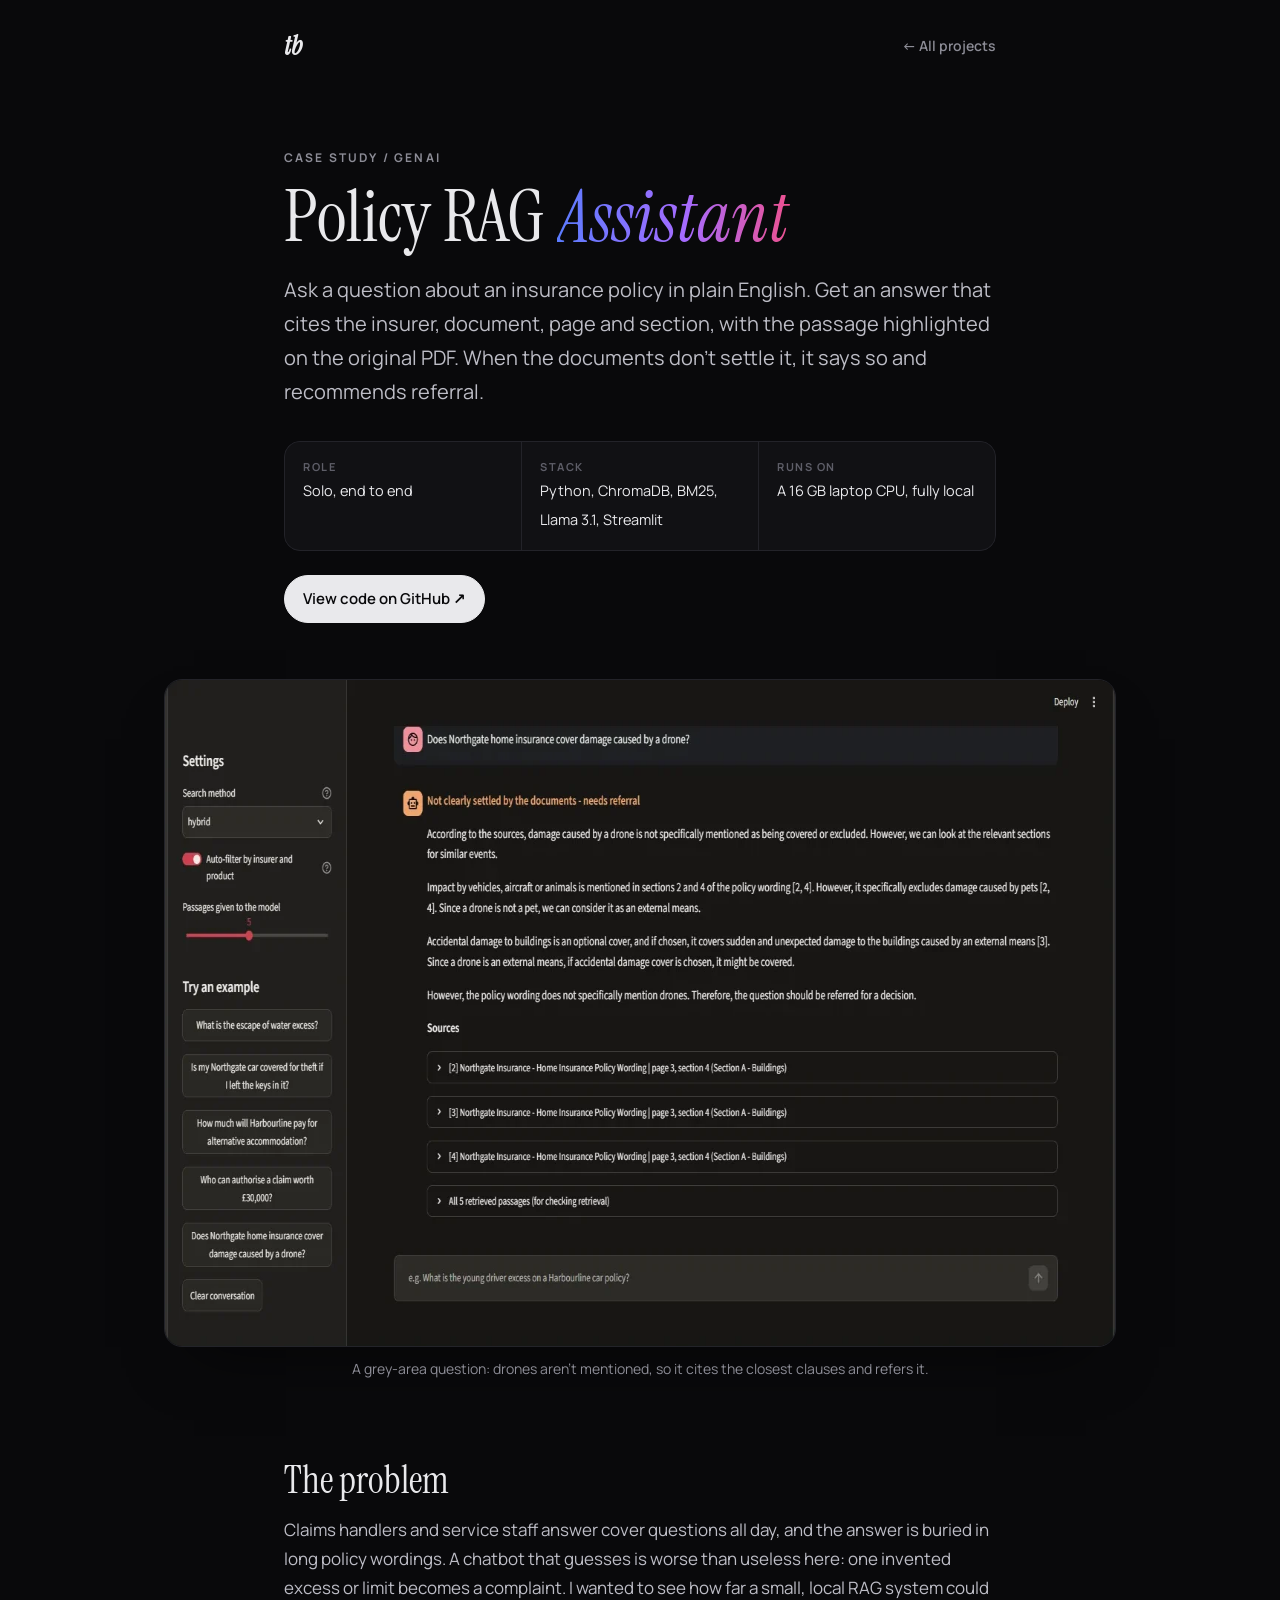
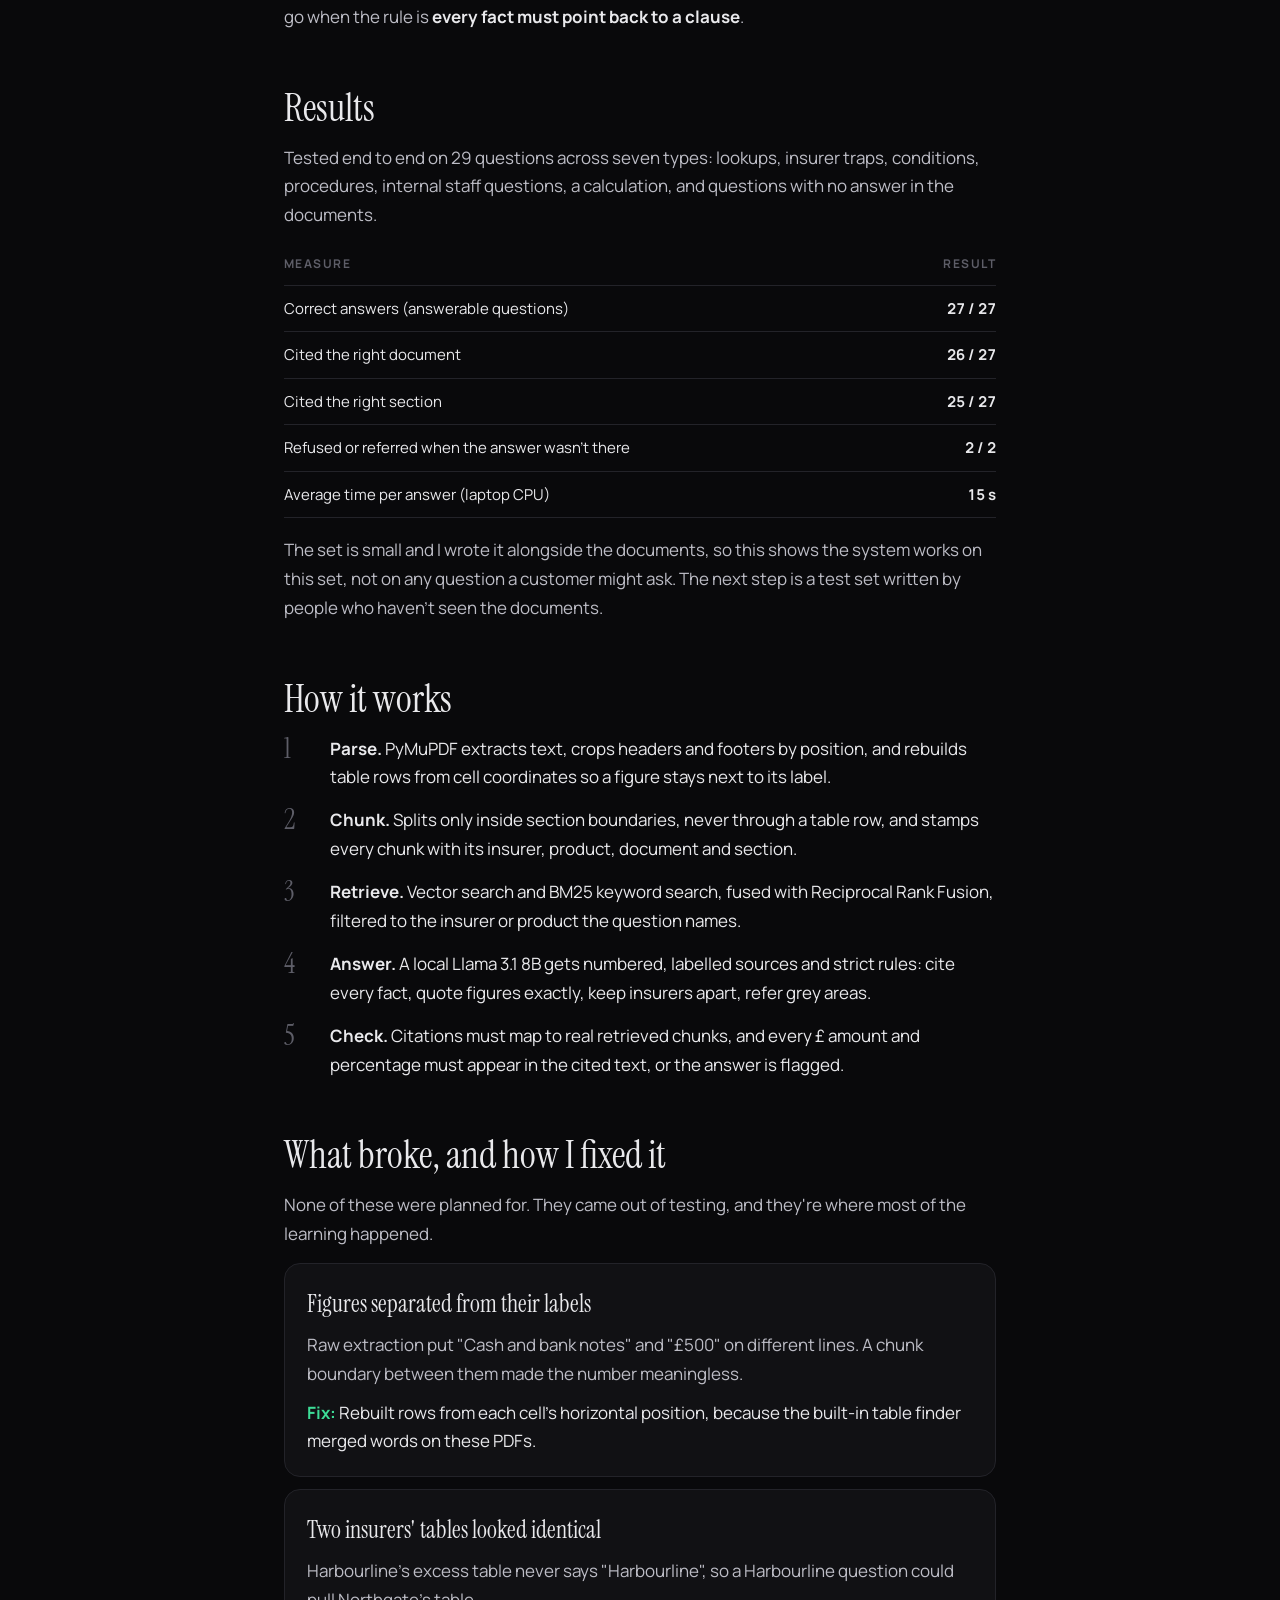
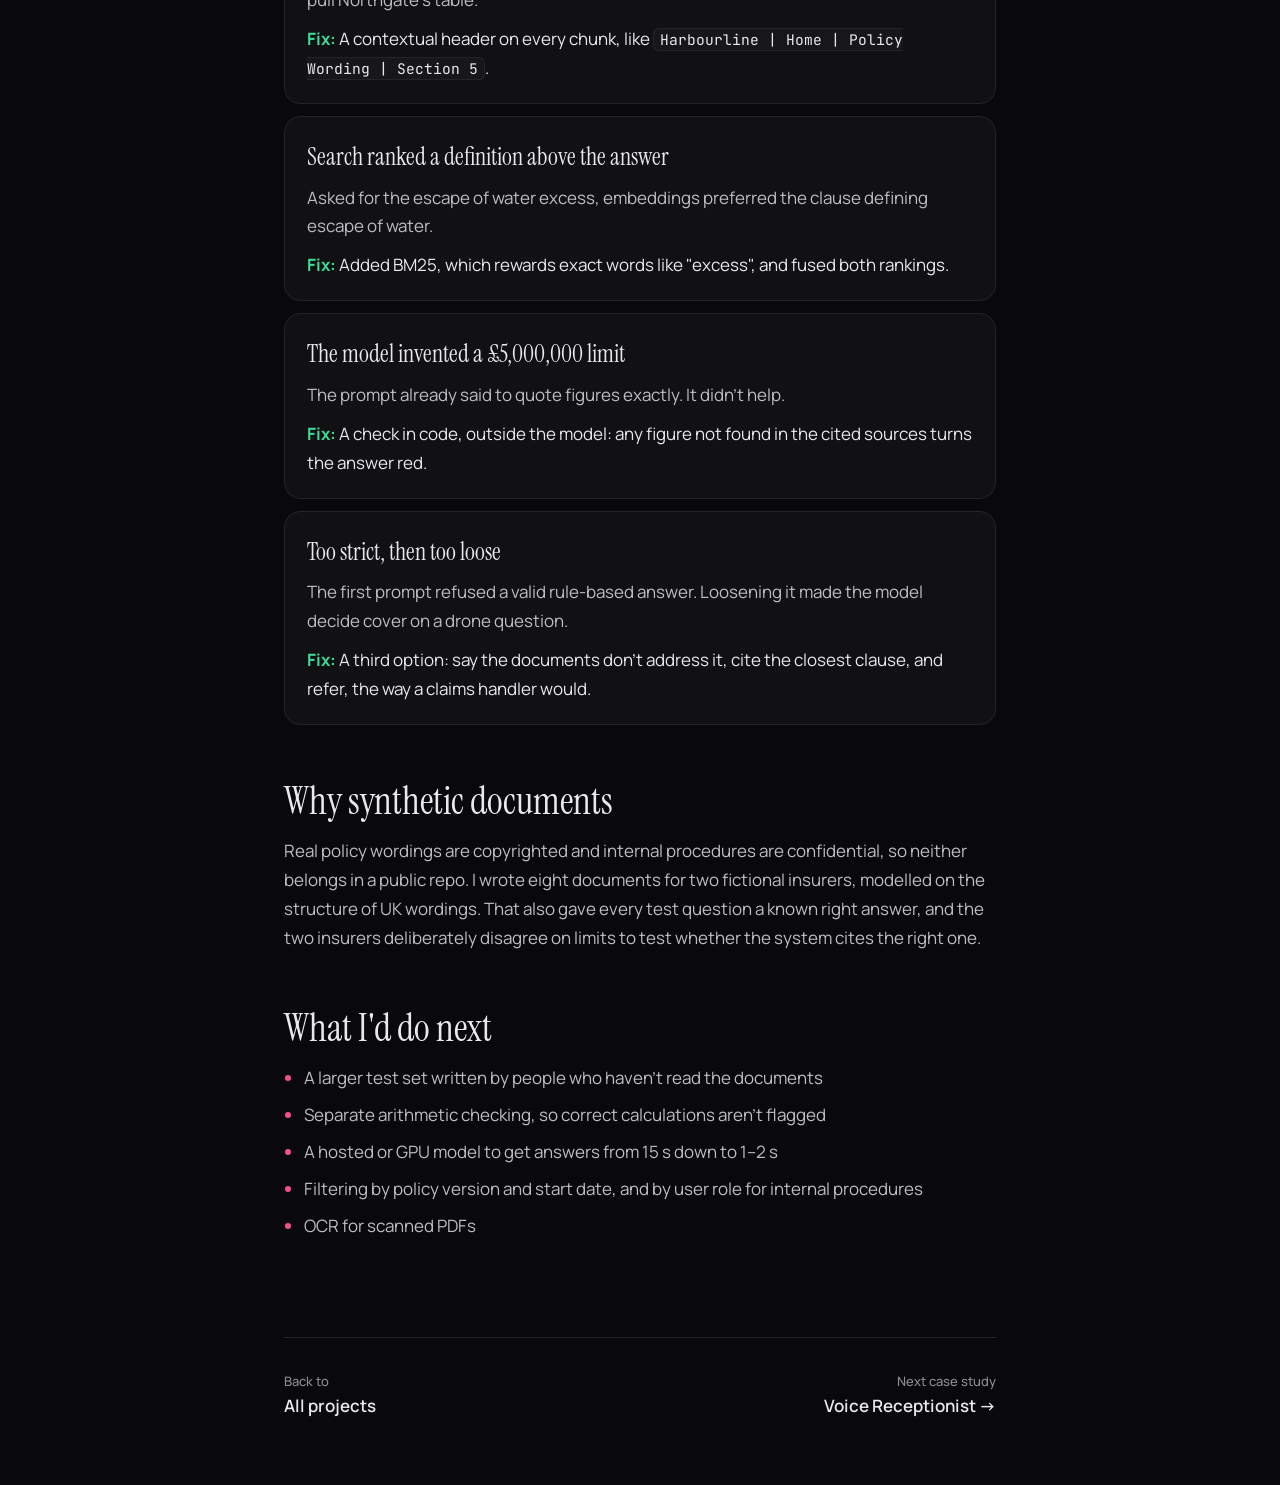
<file: case/rag.html>
<!doctype html>
<html lang="en-GB">
<head>
<meta charset="utf-8">
<meta name="viewport" content="width=device-width, initial-scale=1">
<title>Policy RAG Assistant | Tejas Bornare</title>
<meta name="description" content="Case study: a RAG system that answers insurance policy questions with cited, highlighted sources.">
<meta name="color-scheme" content="dark light">
<script>try{var t=localStorage.getItem("tb-theme")||"dark";if(t==="system")t=matchMedia("(prefers-color-scheme: dark)").matches?"dark":"light";document.documentElement.setAttribute("data-theme",t)}catch(e){}</script>
<link rel="preconnect" href="https://fonts.googleapis.com">
<link rel="preconnect" href="https://fonts.gstatic.com" crossorigin>
<link href="https://fonts.googleapis.com/css2?family=Instrument+Serif:ital@0;1&family=Manrope:wght@400;500;600;700&family=JetBrains+Mono:wght@400&display=swap" rel="stylesheet">
<link rel="stylesheet" href="../assets/case.css">
</head>
<body>
<div class="wrap"><nav class="top" aria-label="Site"><a class="logo" href="../index.html">tb</a><a href="../index.html#work">← All projects</a></nav></div>

<main>
<div class="wrap">
<header>
  <p class="kicker">Case study / GenAI</p>
  <h1>Policy RAG <span class="grad">Assistant</span></h1>
  <p class="lede">Ask a question about an insurance policy in plain English. Get an answer that cites the insurer, document, page and section, with the passage highlighted on the original PDF. When the documents don't settle it, it says so and recommends referral.</p>
  <div class="meta">
    <div><small>Role</small><span>Solo, end to end</span></div>
    <div><small>Stack</small><span>Python, ChromaDB, BM25, Llama 3.1, Streamlit</span></div>
    <div><small>Runs on</small><span>A 16 GB laptop CPU, fully local</span></div>
  </div>
  <div class="btns"><a class="btn primary" href="https://github.com/TejasBornare97/insurance-rag-assistant">View code on GitHub ↗</a></div>
</header>
</div>
<figure class="hero-shot">
  <div class="frame"><img src="../assets/app_answer.webp" alt="The assistant marking a drone-damage question as not settled by the documents, citing the closest clauses and recommending referral" width="1279" height="666"></div>
  <figcaption>A grey-area question: drones aren't mentioned, so it cites the closest clauses and refers it.</figcaption>
</figure>
<div class="wrap">
<article>
  <h2>The problem</h2>
  <p>Claims handlers and service staff answer cover questions all day, and the answer is buried in long policy wordings. A chatbot that guesses is worse than useless here: one invented excess or limit becomes a complaint. I wanted to see how far a small, local RAG system could go when the rule is <b>every fact must point back to a clause</b>.</p>

  <h2>Results</h2>
  <p>Tested end to end on 29 questions across seven types: lookups, insurer traps, conditions, procedures, internal staff questions, a calculation, and questions with no answer in the documents.</p>
  <table>
    <thead><tr><th>Measure</th><th>Result</th></tr></thead>
    <tbody>
      <tr><td>Correct answers (answerable questions)</td><td>27 / 27</td></tr>
      <tr><td>Cited the right document</td><td>26 / 27</td></tr>
      <tr><td>Cited the right section</td><td>25 / 27</td></tr>
      <tr><td>Refused or referred when the answer wasn't there</td><td>2 / 2</td></tr>
      <tr><td>Average time per answer (laptop CPU)</td><td>15 s</td></tr>
    </tbody>
  </table>
  <p>The set is small and I wrote it alongside the documents, so this shows the system works on this set, not on any question a customer might ask. The next step is a test set written by people who haven't seen the documents.</p>

  <h2>How it works</h2>
  <ol class="steps">
    <li><span><b>Parse.</b> PyMuPDF extracts text, crops headers and footers by position, and rebuilds table rows from cell coordinates so a figure stays next to its label.</span></li>
    <li><span><b>Chunk.</b> Splits only inside section boundaries, never through a table row, and stamps every chunk with its insurer, product, document and section.</span></li>
    <li><span><b>Retrieve.</b> Vector search and BM25 keyword search, fused with Reciprocal Rank Fusion, filtered to the insurer or product the question names.</span></li>
    <li><span><b>Answer.</b> A local Llama 3.1 8B gets numbered, labelled sources and strict rules: cite every fact, quote figures exactly, keep insurers apart, refer grey areas.</span></li>
    <li><span><b>Check.</b> Citations must map to real retrieved chunks, and every £ amount and percentage must appear in the cited text, or the answer is flagged.</span></li>
  </ol>

  <h2>What broke, and how I fixed it</h2>
  <p>None of these were planned for. They came out of testing, and they're where most of the learning happened.</p>
  <div class="bug"><h3>Figures separated from their labels</h3><p>Raw extraction put "Cash and bank notes" and "£500" on different lines. A chunk boundary between them made the number meaningless.</p><p class="fix">Rebuilt rows from each cell's horizontal position, because the built-in table finder merged words on these PDFs.</p></div>
  <div class="bug"><h3>Two insurers' tables looked identical</h3><p>Harbourline's excess table never says "Harbourline", so a Harbourline question could pull Northgate's table.</p><p class="fix">A contextual header on every chunk, like <code>Harbourline | Home | Policy Wording | Section 5</code>.</p></div>
  <div class="bug"><h3>Search ranked a definition above the answer</h3><p>Asked for the escape of water excess, embeddings preferred the clause defining escape of water.</p><p class="fix">Added BM25, which rewards exact words like "excess", and fused both rankings.</p></div>
  <div class="bug"><h3>The model invented a £5,000,000 limit</h3><p>The prompt already said to quote figures exactly. It didn't help.</p><p class="fix">A check in code, outside the model: any figure not found in the cited sources turns the answer red.</p></div>
  <div class="bug"><h3>Too strict, then too loose</h3><p>The first prompt refused a valid rule-based answer. Loosening it made the model decide cover on a drone question.</p><p class="fix">A third option: say the documents don't address it, cite the closest clause, and refer, the way a claims handler would.</p></div>

  <h2>Why synthetic documents</h2>
  <p>Real policy wordings are copyrighted and internal procedures are confidential, so neither belongs in a public repo. I wrote eight documents for two fictional insurers, modelled on the structure of UK wordings. That also gave every test question a known right answer, and the two insurers deliberately disagree on limits to test whether the system cites the right one.</p>

  <h2>What I'd do next</h2>
  <ul>
    <li>A larger test set written by people who haven't read the documents</li>
    <li>Separate arithmetic checking, so correct calculations aren't flagged</li>
    <li>A hosted or GPU model to get answers from 15 s down to 1–2 s</li>
    <li>Filtering by policy version and start date, and by user role for internal procedures</li>
    <li>OCR for scanned PDFs</li>
  </ul>
</article>
<nav class="next" aria-label="More case studies">
  <a href="../index.html#work"><small>Back to</small>All projects</a>
  <a href="voice.html" style="text-align:right"><small>Next case study</small>Voice Receptionist →</a>
</nav>
</div>
</main>
</body>
</html>
</file>
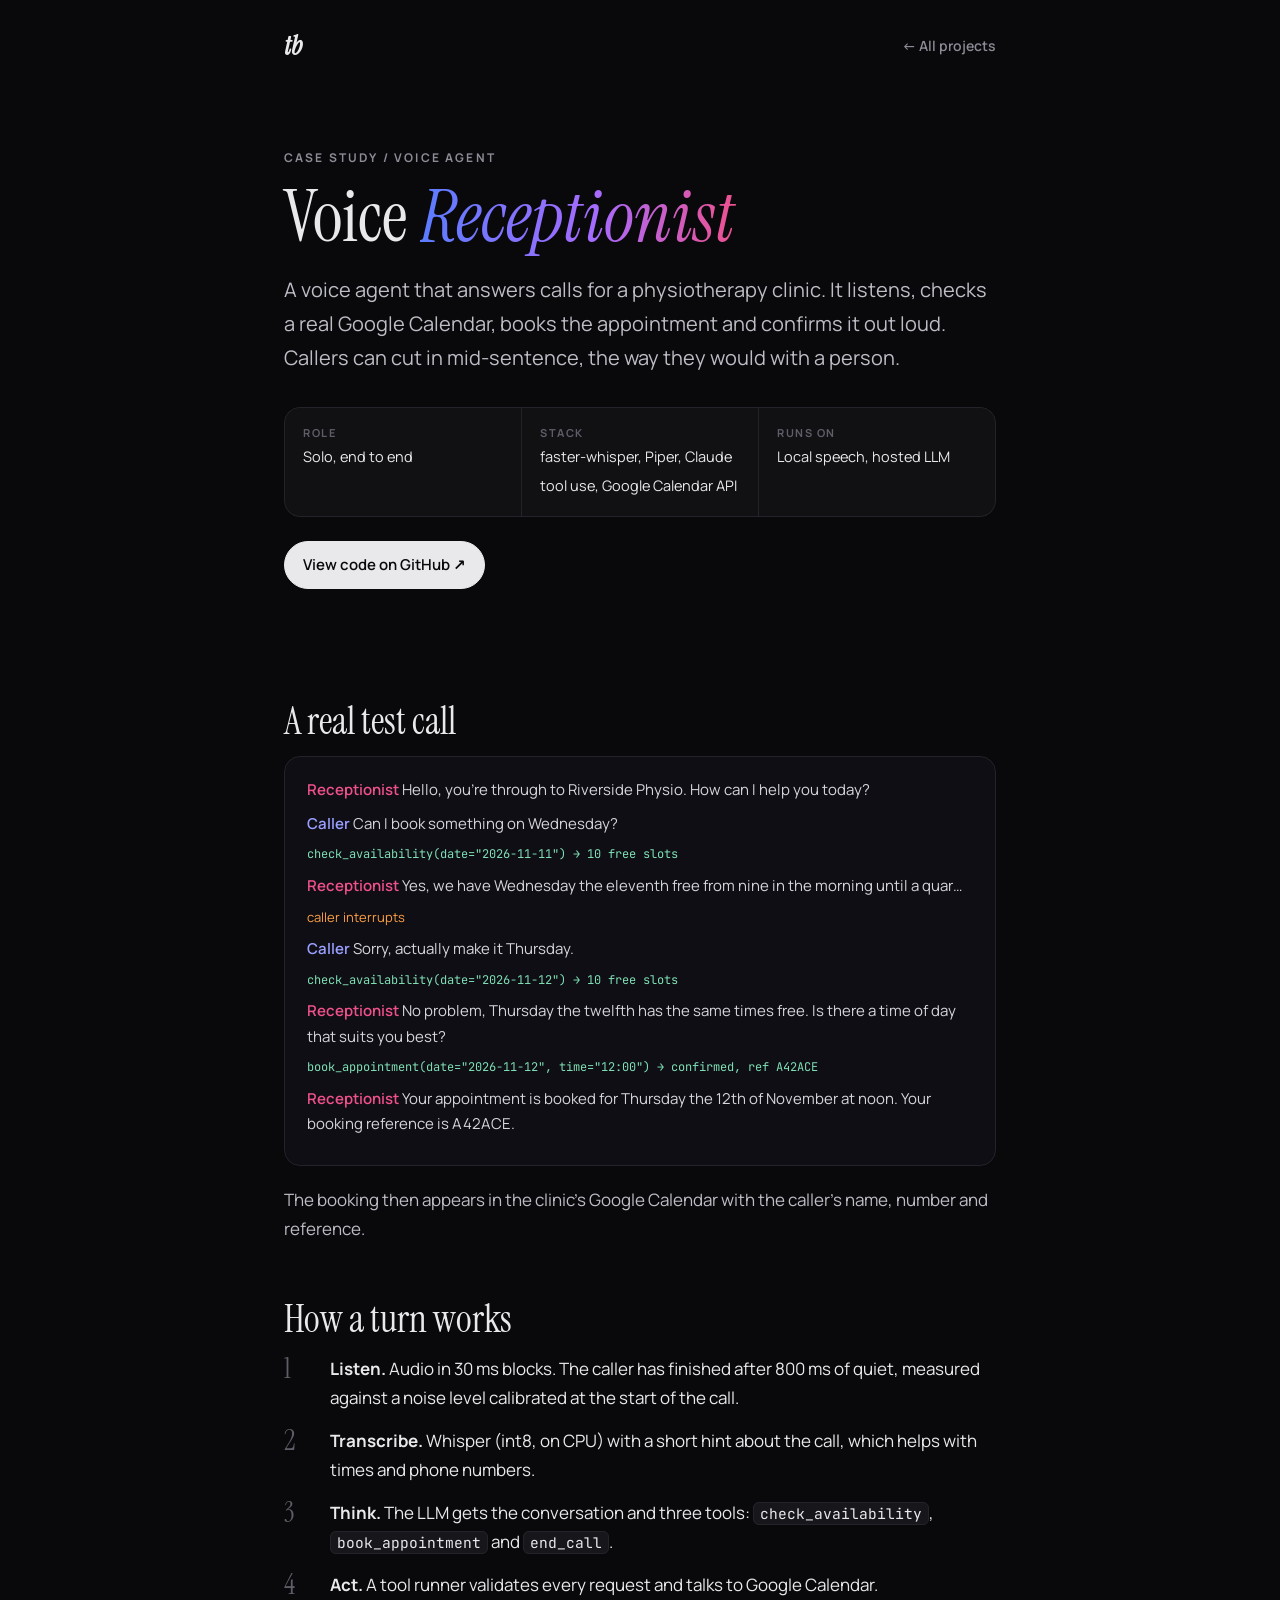
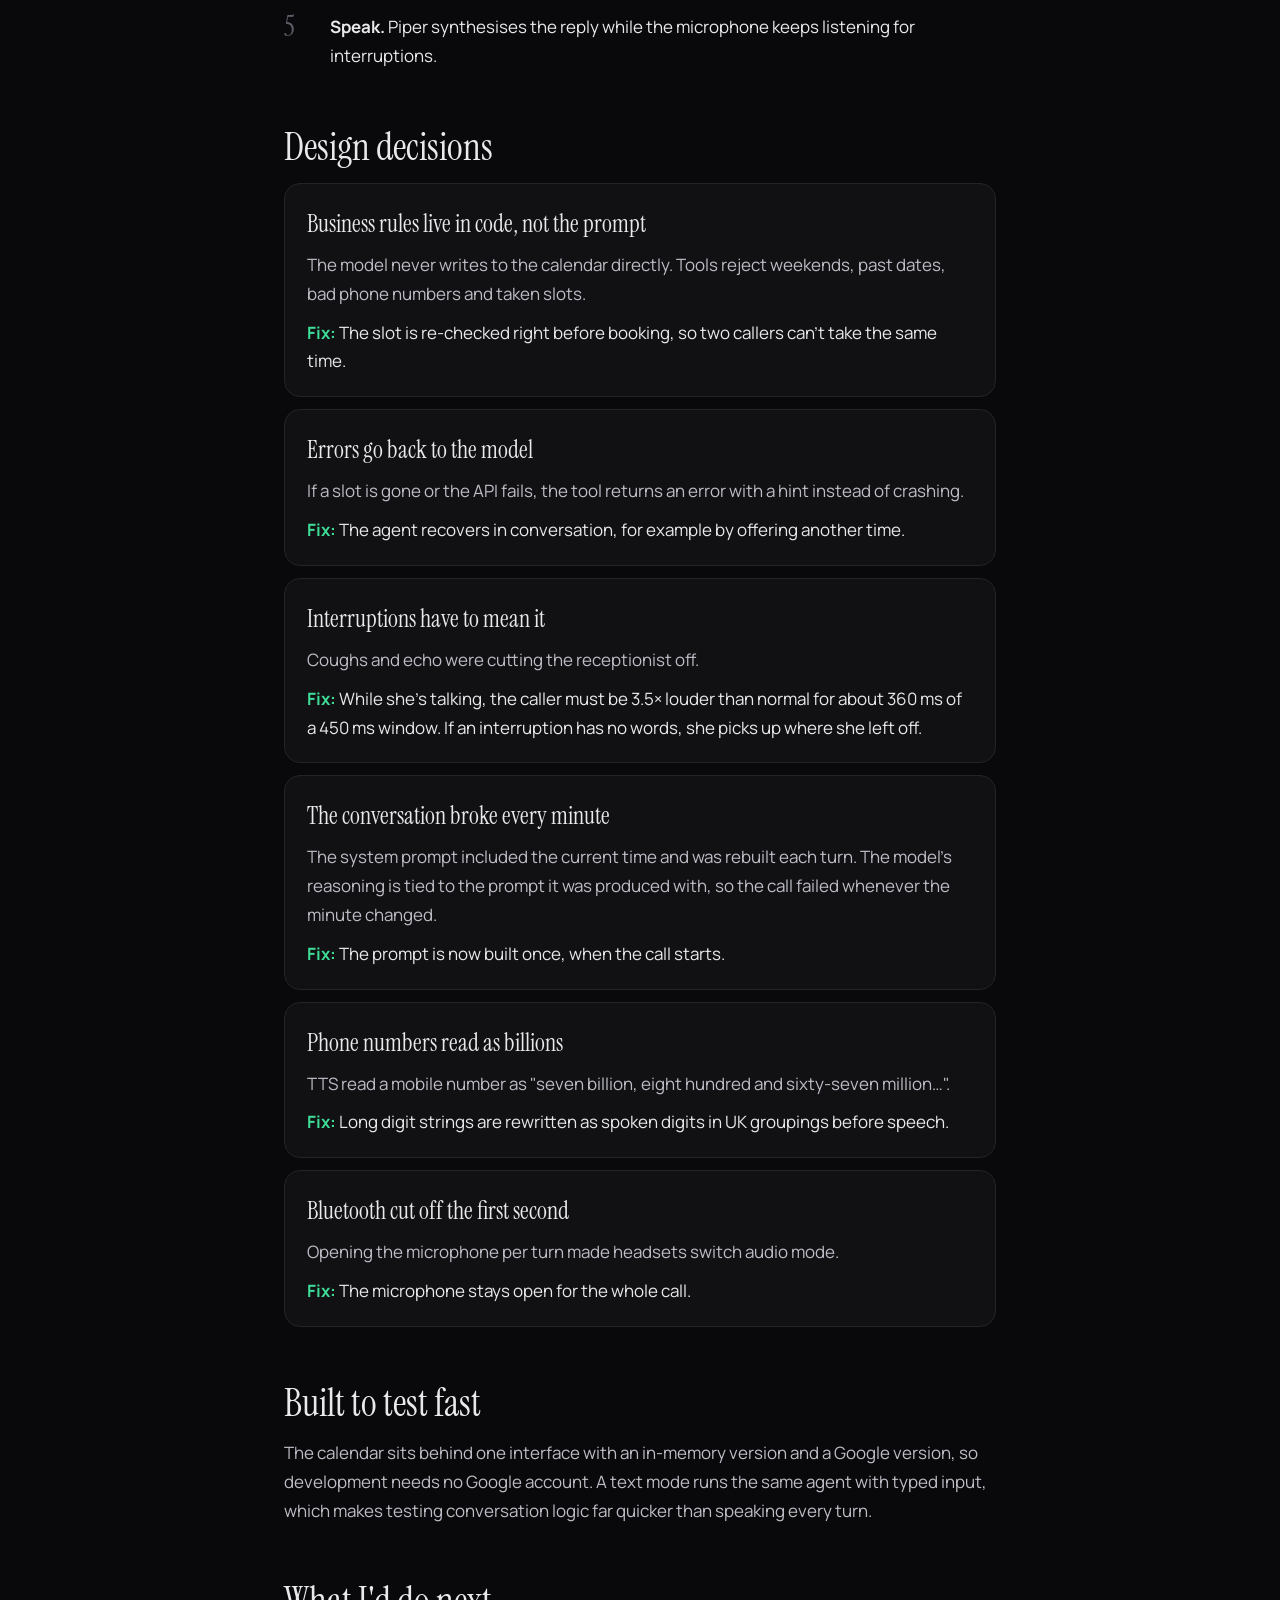
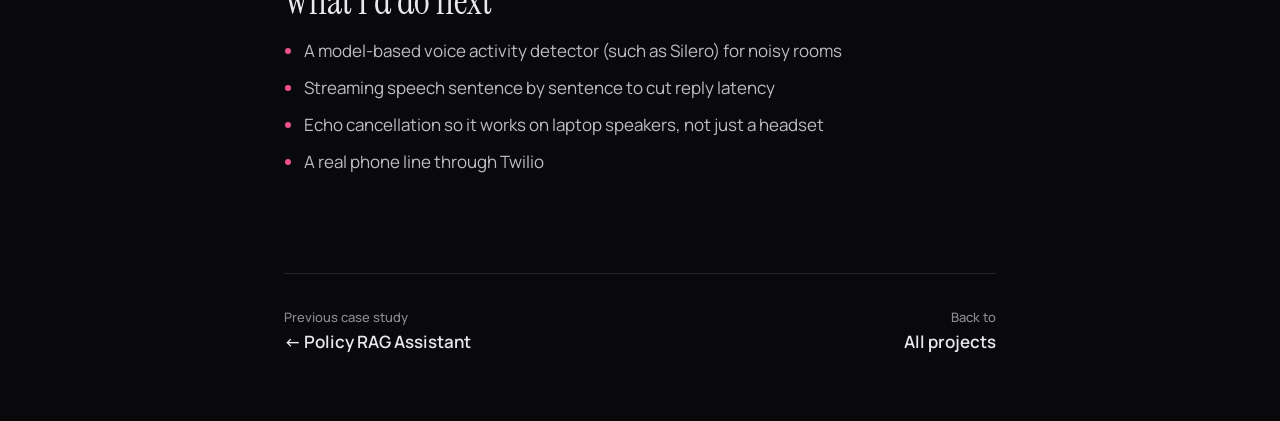
<file: case/voice.html>
<!doctype html>
<html lang="en-GB">
<head>
<meta charset="utf-8">
<meta name="viewport" content="width=device-width, initial-scale=1">
<title>Voice Receptionist | Tejas Bornare</title>
<meta name="description" content="Case study: a voice agent that answers calls, checks a real Google Calendar and books appointments.">
<meta name="color-scheme" content="dark light">
<script>try{var t=localStorage.getItem("tb-theme")||"dark";if(t==="system")t=matchMedia("(prefers-color-scheme: dark)").matches?"dark":"light";document.documentElement.setAttribute("data-theme",t)}catch(e){}</script>
<link rel="preconnect" href="https://fonts.googleapis.com">
<link rel="preconnect" href="https://fonts.gstatic.com" crossorigin>
<link href="https://fonts.googleapis.com/css2?family=Instrument+Serif:ital@0;1&family=Manrope:wght@400;500;600;700&family=JetBrains+Mono:wght@400&display=swap" rel="stylesheet">
<link rel="stylesheet" href="../assets/case.css">
</head>
<body>
<div class="wrap"><nav class="top" aria-label="Site"><a class="logo" href="../index.html">tb</a><a href="../index.html#work">← All projects</a></nav></div>

<main>
<div class="wrap">
<header>
  <p class="kicker">Case study / Voice agent</p>
  <h1>Voice <span class="grad">Receptionist</span></h1>
  <p class="lede">A voice agent that answers calls for a physiotherapy clinic. It listens, checks a real Google Calendar, books the appointment and confirms it out loud. Callers can cut in mid-sentence, the way they would with a person.</p>
  <div class="meta">
    <div><small>Role</small><span>Solo, end to end</span></div>
    <div><small>Stack</small><span>faster-whisper, Piper, Claude tool use, Google Calendar API</span></div>
    <div><small>Runs on</small><span>Local speech, hosted LLM</span></div>
  </div>
  <div class="btns"><a class="btn primary" href="https://github.com/TejasBornare97/voice-receptionist">View code on GitHub ↗</a></div>
</header>

<article>
  <h2>A real test call</h2>
  <div class="call" aria-label="Excerpt from a test call">
    <p><b>Receptionist</b> Hello, you're through to Riverside Physio. How can I help you today?</p>
    <p class="c"><b>Caller</b> Can I book something on Wednesday?</p>
    <code>check_availability(date="2026-11-11") → 10 free slots</code>
    <p><b>Receptionist</b> Yes, we have Wednesday the eleventh free from nine in the morning until a quar…</p>
    <p class="cut">caller interrupts</p>
    <p class="c"><b>Caller</b> Sorry, actually make it Thursday.</p>
    <code>check_availability(date="2026-11-12") → 10 free slots</code>
    <p><b>Receptionist</b> No problem, Thursday the twelfth has the same times free. Is there a time of day that suits you best?</p>
    <code>book_appointment(date="2026-11-12", time="12:00") → confirmed, ref A42ACE</code>
    <p><b>Receptionist</b> Your appointment is booked for Thursday the 12th of November at noon. Your booking reference is A42ACE.</p>
  </div>
  <p>The booking then appears in the clinic's Google Calendar with the caller's name, number and reference.</p>

  <h2>How a turn works</h2>
  <ol class="steps">
    <li><span><b>Listen.</b> Audio in 30 ms blocks. The caller has finished after 800 ms of quiet, measured against a noise level calibrated at the start of the call.</span></li>
    <li><span><b>Transcribe.</b> Whisper (int8, on CPU) with a short hint about the call, which helps with times and phone numbers.</span></li>
    <li><span><b>Think.</b> The LLM gets the conversation and three tools: <code>check_availability</code>, <code>book_appointment</code> and <code>end_call</code>.</span></li>
    <li><span><b>Act.</b> A tool runner validates every request and talks to Google Calendar.</span></li>
    <li><span><b>Speak.</b> Piper synthesises the reply while the microphone keeps listening for interruptions.</span></li>
  </ol>

  <h2>Design decisions</h2>
  <div class="bug"><h3>Business rules live in code, not the prompt</h3><p>The model never writes to the calendar directly. Tools reject weekends, past dates, bad phone numbers and taken slots.</p><p class="fix">The slot is re-checked right before booking, so two callers can't take the same time.</p></div>
  <div class="bug"><h3>Errors go back to the model</h3><p>If a slot is gone or the API fails, the tool returns an error with a hint instead of crashing.</p><p class="fix">The agent recovers in conversation, for example by offering another time.</p></div>
  <div class="bug"><h3>Interruptions have to mean it</h3><p>Coughs and echo were cutting the receptionist off.</p><p class="fix">While she's talking, the caller must be 3.5× louder than normal for about 360 ms of a 450 ms window. If an interruption has no words, she picks up where she left off.</p></div>
  <div class="bug"><h3>The conversation broke every minute</h3><p>The system prompt included the current time and was rebuilt each turn. The model's reasoning is tied to the prompt it was produced with, so the call failed whenever the minute changed.</p><p class="fix">The prompt is now built once, when the call starts.</p></div>
  <div class="bug"><h3>Phone numbers read as billions</h3><p>TTS read a mobile number as "seven billion, eight hundred and sixty-seven million…".</p><p class="fix">Long digit strings are rewritten as spoken digits in UK groupings before speech.</p></div>
  <div class="bug"><h3>Bluetooth cut off the first second</h3><p>Opening the microphone per turn made headsets switch audio mode.</p><p class="fix">The microphone stays open for the whole call.</p></div>

  <h2>Built to test fast</h2>
  <p>The calendar sits behind one interface with an in-memory version and a Google version, so development needs no Google account. A text mode runs the same agent with typed input, which makes testing conversation logic far quicker than speaking every turn.</p>

  <h2>What I'd do next</h2>
  <ul>
    <li>A model-based voice activity detector (such as Silero) for noisy rooms</li>
    <li>Streaming speech sentence by sentence to cut reply latency</li>
    <li>Echo cancellation so it works on laptop speakers, not just a headset</li>
    <li>A real phone line through Twilio</li>
  </ul>
</article>
<nav class="next" aria-label="More case studies">
  <a href="rag.html"><small>Previous case study</small>← Policy RAG Assistant</a>
  <a href="../index.html#work" style="text-align:right"><small>Back to</small>All projects</a>
</nav>
</div>
</main>
</body>
</html>
</file>
<file: assets/case.css>
:root{
  --bg:#09090B;--panel:#111114;--panel-2:#17171B;--line:#232329;
  --text:#E9E9EC;--muted:#8C8C96;--dim:#5E5E68;--soft:#BDBDC6;
  --pink:#F0508C;--blue:#5B7CFF;--violet:#A66BFF;--green:#3DDC97;--amber:#FF9F43;
  --serif:"Instrument Serif",Georgia,serif;--sans:"Manrope",system-ui,sans-serif;--mono:"JetBrains Mono",ui-monospace,monospace;
}
:root[data-theme="light"]{--bg:#F5F5F6;--panel:#FFFFFF;--panel-2:#EDEDF0;--line:#DEDEE3;--text:#141418;--muted:#62626C;--dim:#8E8E98;--soft:#3E3E46;--green:#12A26A}
@media (prefers-color-scheme:light){:root:not([data-theme="dark"]){--bg:#F5F5F6;--panel:#FFFFFF;--panel-2:#EDEDF0;--line:#DEDEE3;--text:#141418;--muted:#62626C;--dim:#8E8E98;--soft:#3E3E46;--green:#12A26A}}
*{box-sizing:border-box;margin:0;padding:0}
html{background:var(--bg);scroll-behavior:smooth}
body{background:var(--bg);color:var(--text);font-family:var(--sans);font-size:17px;line-height:1.7;-webkit-font-smoothing:antialiased}
a{color:inherit}
img{display:block;max-width:100%}
:focus-visible{outline:2px solid var(--blue);outline-offset:3px;border-radius:6px}
.wrap{max-width:760px;margin:0 auto;padding:0 24px}
.top{display:flex;justify-content:space-between;align-items:center;padding:24px 0}
.top a{text-decoration:none;font-size:14px;font-weight:600;color:var(--muted)}
.top a:hover{color:var(--text)}
.top .logo{font-family:var(--serif);font-style:italic;font-size:26px;color:var(--text)}
header{padding:56px 0 32px}
.kicker{font-size:12px;letter-spacing:.18em;text-transform:uppercase;color:var(--muted);font-weight:700}
h1{font-family:var(--serif);font-weight:400;font-size:clamp(44px,7vw,72px);line-height:1;margin-top:12px}
.grad{font-style:italic;background:linear-gradient(90deg,var(--blue),var(--violet) 55%,var(--pink));-webkit-background-clip:text;background-clip:text;color:transparent;padding-right:.06em}
.lede{font-size:20px;color:var(--soft);margin-top:20px}
.meta{display:grid;grid-template-columns:repeat(3,1fr);gap:1px;background:var(--line);border:1px solid var(--line);border-radius:16px;overflow:hidden;margin-top:32px}
.meta div{background:var(--panel);padding:16px 18px}
.meta small{display:block;font-size:11px;letter-spacing:.14em;text-transform:uppercase;color:var(--dim);font-weight:700}
.meta span{font-size:14.5px}
.btns{display:flex;gap:10px;flex-wrap:wrap;margin-top:24px}
.btn{display:inline-flex;align-items:center;gap:8px;text-decoration:none;font-weight:600;font-size:15px;padding:10px 18px;border-radius:999px;border:1px solid var(--line);background:var(--panel)}
.btn.primary{background:var(--text);color:var(--bg);border-color:var(--text)}
.hero-shot{margin:24px auto 0;max-width:1000px;padding:0 24px}
.hero-shot .frame{border-radius:18px;overflow:hidden;border:1px solid var(--line);box-shadow:0 30px 60px -30px rgba(0,0,0,.6)}
.hero-shot figcaption{font-size:14px;color:var(--muted);margin-top:10px;text-align:center}
article{padding:24px 0 40px}
article h2{font-family:var(--serif);font-weight:400;font-size:38px;line-height:1.1;margin:56px 0 14px}
article h3{font-size:18px;font-weight:700;margin:28px 0 6px}
article p{color:var(--soft);margin-bottom:14px}
article ul{margin:0 0 16px 20px;color:var(--soft)}
article li{margin-bottom:8px}
article li::marker{color:var(--pink)}
article b,article strong{color:var(--text)}
code{font-family:var(--mono);font-size:.86em;background:var(--panel-2);border:1px solid var(--line);border-radius:6px;padding:1px 6px}
table{width:100%;border-collapse:collapse;margin:8px 0 18px;font-size:15px}
td,th{padding:10px 0;border-bottom:1px solid var(--line);text-align:left}
td:last-child,th:last-child{text-align:right;font-variant-numeric:tabular-nums;font-weight:700}
th{font-size:12px;letter-spacing:.12em;text-transform:uppercase;color:var(--dim)}
.steps{counter-reset:s;list-style:none;margin-left:0!important}
.steps li{counter-increment:s;display:grid;grid-template-columns:40px 1fr;gap:6px;margin-bottom:14px}
.steps li::before{content:counter(s);font-family:var(--serif);font-size:28px;line-height:1;color:var(--dim)}
.bug{border:1px solid var(--line);background:var(--panel);border-radius:16px;padding:20px 22px;margin-bottom:12px}
.bug h3{margin:0 0 6px;font-family:var(--serif);font-weight:400;font-size:24px}
.bug p{margin:0}
.bug .fix{margin-top:10px;color:var(--text)}
.bug .fix::before{content:"Fix: ";color:var(--green);font-weight:700}
.call{background:#0E0E14;color:#D5D5DC;border:1px solid var(--line);border-radius:16px;padding:20px 22px;font-size:15px;margin:10px 0 20px}
.call p{margin:0 0 8px;color:#D5D5DC}
.call b{color:var(--pink);font-weight:600}
.call .c b{color:#9AA0FF}
.call code{display:block;background:none;border:0;padding:0;color:#7FE0B4;font-size:12px;margin:0 0 8px}
.call .cut{color:var(--amber);font-size:13px}
.next{display:flex;justify-content:space-between;gap:16px;flex-wrap:wrap;border-top:1px solid var(--line);padding:32px 0 64px;margin-top:40px}
.next a{text-decoration:none;font-weight:600}
.next small{display:block;color:var(--muted);font-weight:500;font-size:13px}
@media (max-width:560px){.meta{grid-template-columns:1fr}.wrap{padding:0 16px}}
</file>
